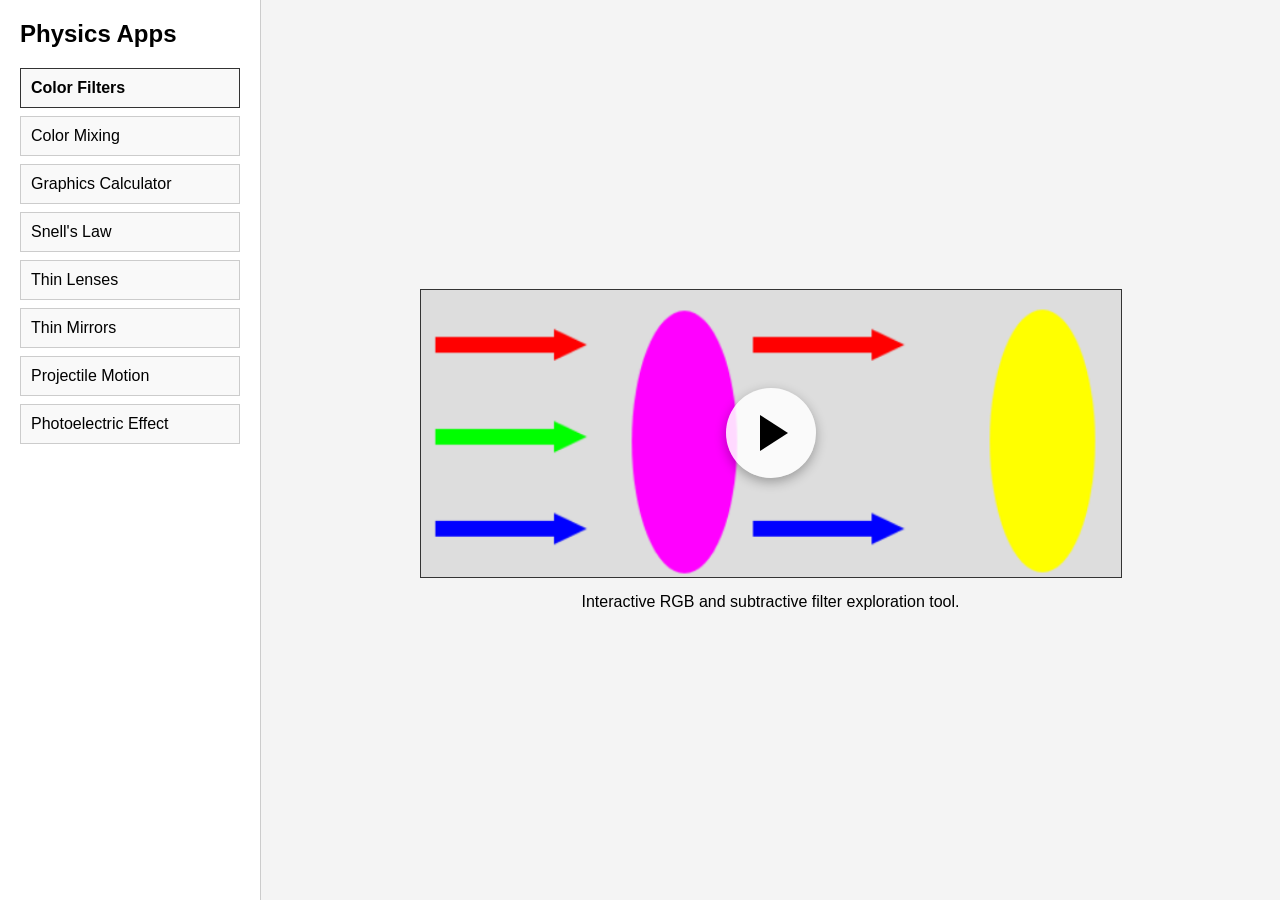
<file: index.html>
<!DOCTYPE html>
<html lang="en">
<head>
<meta charset="UTF-8">
<title>Physics Apps</title>
<link rel="stylesheet" href="style.css">
</head>
<body>

<div class="container">

  <!-- Sidebar -->
  <nav class="sidebar">
    <h2>Physics Apps</h2>
    <ul>

      <li class="menu-item active" data-app="color-filters">
        Color Filters
      </li>

      <li class="menu-item" data-app="color-mixing">
        Color Mixing
      </li>

      <li class="menu-item" data-app="graphics-calculator">
        Graphics Calculator
      </li>

      <li class="menu-item" data-app="snells-law">
        Snell's Law
      </li>
	  
	  <li class="menu-item" data-app="thin-lenses">
        Thin Lenses
      </li>

	  <li class="menu-item" data-app="thin-mirrors">
        Thin Mirrors
      </li>
	  <li class="menu-item" data-app="projectile-motion">
        Projectile Motion
      </li>
	  <li class="menu-item" data-app="photoelectric-effect">
        Photoelectric Effect
      </li>

    </ul>
  </nav>

  <!-- Main Content Area -->
  <main class="main-panel">

    <div class="content-wrapper">

      <div class="preview-container">

        <img id="preview-image"
             src="images/color-filters-preview.png"
             alt="Color Filters Preview">

        <a id="launch-link"
           href="apps/color-filters/index.html"
           target="_blank"
           class="play-overlay">

          <div class="play-button">
            <div class="triangle"></div>
          </div>

        </a>

      </div>

      <div class="app-description" id="app-description">
        Interactive RGB and subtractive filter exploration tool.
      </div>

    </div>

  </main>

</div>

<script src="script.js?v=3"></script>

</body>
</html>
</file>
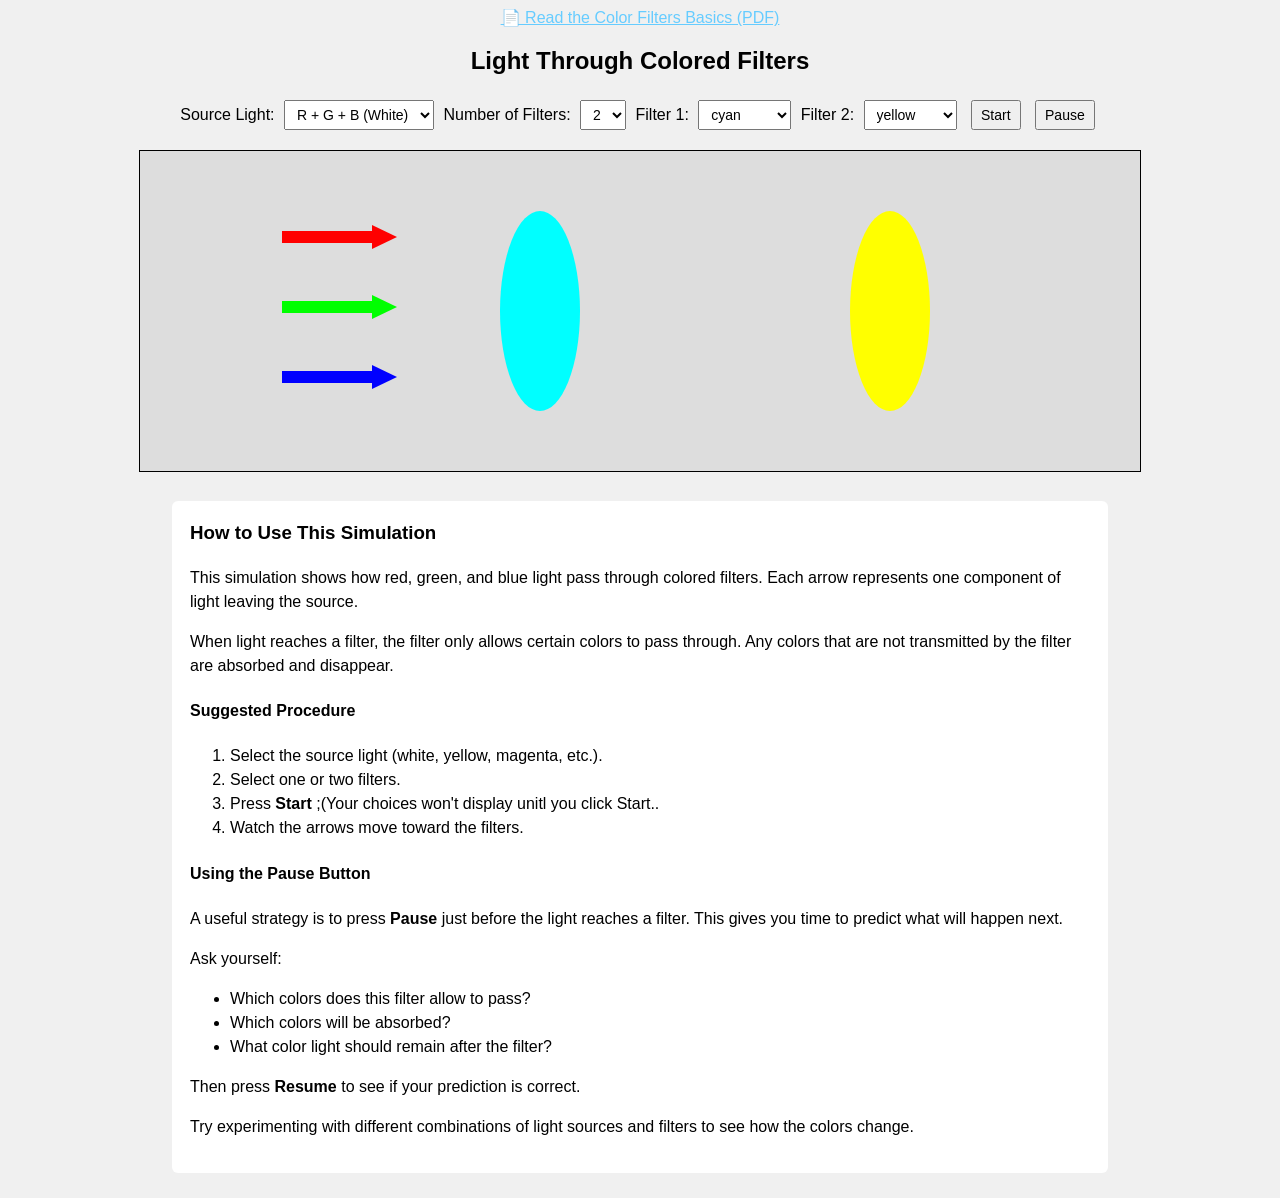
<file: apps/color-filters/index.html>
<!DOCTYPE html>
<html lang="en">
<head>
<meta charset="UTF-8">
<title>RGB Light Through Filters - Full Version</title>
<div style="margin-bottom:20px;">
  <a href="color-filters-basics.pdf" target="_blank" style="color:#6cf;">
    📄 Read the Color Filters Basics (PDF)
  </a>
</div>
<style>
body {
  font-family: sans-serif;
  background: #f0f0f0;
  text-align: center;
}

canvas {
  border: 1px solid black;
  background: #ddd;
  margin-top: 15px;
}

.controls {
  margin-top: 15px;
}

select, button {
  margin: 5px;
  padding: 5px 8px;
  font-size: 14px;
}
.instructions {
  width: 900px;
  margin: 25px auto;
  text-align: left;
  background: white;
  padding: 18px;
  border-radius: 6px;
  line-height: 1.5;
}

.instructions h3 {
  margin-top: 0;
}
</style>
</head>
<body>

<h2>Light Through Colored Filters</h2>

<div class="controls">

  <label>Source Light:</label>
  <select id="sourceSelect">
    <option value="rgb">R + G + B (White)</option>
    <option value="rg">R + G (Yellow)</option>
    <option value="rb">R + B (Magenta)</option>
    <option value="gb">G + B (Cyan)</option>
    <option value="r">Red Only</option>
    <option value="g">Green Only</option>
    <option value="b">Blue Only</option>
  </select>

  <label>Number of Filters:</label>
  <select id="filterCount">
    <option value="1">1</option>
    <option value="2" selected>2</option>
  </select>

  <label>Filter 1:</label>   
  <select id="filter1Color"></select>

  <label>Filter 2:</label>
  <select id="filter2Color"></select>

  <button id="startBtn">Start</button>
  <button id="pauseBtn">Pause</button>

</div>

<canvas id="canvas" width="1000" height="320"></canvas>

<div class="instructions">

<h3>How to Use This Simulation</h3>

<p>
This simulation shows how red, green, and blue light pass through colored filters.
Each arrow represents one component of light leaving the source.
</p>

<p>
When light reaches a filter, the filter only allows certain colors to pass through.
Any colors that are not transmitted by the filter are absorbed and disappear.
</p>

<h4>Suggested Procedure</h4>

<ol>
<li>Select the source light (white, yellow, magenta, etc.).</li>
<li>Select one or two filters.</li>
<li>Press <b>Start&nbsp</b>;(Your choices won't display unitl you click Start.</b>.</li>
<li>Watch the arrows move toward the filters.</li>
</ol>

<h4>Using the Pause Button</h4>

<p>
A useful strategy is to press <b>Pause</b> just before the light reaches a filter.
This gives you time to predict what will happen next.
</p>

<p>
Ask yourself:
</p>

<ul>
<li>Which colors does this filter allow to pass?</li>
<li>Which colors will be absorbed?</li>
<li>What color light should remain after the filter?</li>
</ul>

<p>
Then press <b>Resume</b> to see if your prediction is correct.
</p>

<p>
Try experimenting with different combinations of light sources and filters to see how the colors change.
</p>

</div>
<script>
// --------------------------------------------------
// FILTER PASS TABLE, a JavaScript object
// --------------------------------------------------
const filterPassTable = {
  red: ["r"],
  green: ["g"],
  blue: ["b"],
  yellow: ["r", "g"],
  magenta: ["r", "b"],
  cyan: ["g", "b"]
};

//Populate dropdowns: Lines 81 -89
const filterColors = Object.keys(filterPassTable); //filterColors: an array of key values from the filterPassTable object, 
                                                   //examples, "red" or "cyan" that are inserted into the HTML <select>
const f1Select = document.getElementById("filter1Color"); //Access html select element to be filled, which is filter1Color
const f2Select = document.getElementById("filter2Color"); //Access html select element to be filled, which is filter2Color
filterColors.forEach(color => {

  const selected1 = color === "cyan" ? "selected" : "";
  const selected2 = color === "yellow" ? "selected" : "";

  f1Select.innerHTML += `<option value="${color}" ${selected1}>${color}</option>`;
  f2Select.innerHTML += `<option value="${color}" ${selected2}>${color}</option>`;

});

// Default filter colors
f1Select.value = "cyan";
f2Select.value = "yellow";

//Next, insert actual colors into the dropdowns for each rgb name (e.g. cyan) in the array filterColors, i.e.grab the value's key
filterColors.forEach(color => {
  f1Select.innerHTML += `<option value="${color}">${color}</option>`;
  f2Select.innerHTML += `<option value="${color}">${color}</option>`;
});

// --------------------------------------------------
// Arrow Class, Instantiated in SetSection
// --------------------------------------------------
class Arrow {
  constructor(colorName, y) {
    this.colorName = colorName;
    this.y = y;
    this.x = 0;
    this.speed = 2;
    this.intensity = 1.0;
  }

  reset() {
    this.x = 0;
    this.intensity = 1.0;
  }

  update() {
    this.x += this.speed;
  }

  applyFilter(filter) {
    if (!filter.passes.includes(this.colorName)) {
      this.intensity = 0;
    }
  }

  getColorString() {
    const r = this.colorName === "r" ? 255 * this.intensity : 0;
    const g = this.colorName === "g" ? 255 * this.intensity : 0;
    const b = this.colorName === "b" ? 255 * this.intensity : 0;
    return `rgb(${r},${g},${b})`;
  }

  draw(ctx) {
  //Draw an arrow in two steps: First the rectangular part and then the triangular part.
    if (this.intensity <= 0) return;  //If an arrow has no color, don't draw it, and return.
	//Set the fill style for each part, rectangle and tip
    ctx.fillStyle = this.getColorString();

	//Draw and fill the rectangle.
    ctx.fillRect(this.x, this.y, 90, 12);
	//Draw and fill the tip
	ctx.beginPath();
    ctx.moveTo(this.x + 90, this.y - 6);
    ctx.lineTo(this.x + 115, this.y + 6);
    ctx.lineTo(this.x + 90, this.y + 18);
    ctx.closePath();
    ctx.fill();
  }
}

// --------------------------------------------------
// Filter Class  Instantiated in the Setup section
// --------------------------------------------------
class Filter {
  constructor(x, colorName) {
    this.x = x;
    this.colorName = colorName;
    this.passes = filterPassTable[colorName];
  }

  draw(ctx) {
    ctx.fillStyle = this.colorName;
    ctx.beginPath();
    ctx.ellipse(this.x, 160, 40, 100, 0, 0, Math.PI * 2);
    ctx.fill();
  }
}

// --------------------------------------------------
// Setup
// --------------------------------------------------
const canvas = document.getElementById("canvas");
const ctx = canvas.getContext("2d");

let arrows = [];
let filters = [];

let running = false;
let paused = false;

// An objet for Fixed vertical positions of the arrows for clarity (Used lines 190-192)
const yPositions = {
  r: 80,
  g: 150,
  b: 220
};

function setupFromControls() { //called when start button clicked

  arrows = [];
  filters = [];

  const sourceValue = document.getElementById("sourceSelect").value;
  const filterCount = parseInt(document.getElementById("filterCount").value);

  // Create the arrows with the color & y position of each arrow.  For y positions, refer back to lines 175 - 179
  if (sourceValue.includes("r")) arrows.push(new Arrow("r", yPositions.r));
  if (sourceValue.includes("g")) arrows.push(new Arrow("g", yPositions.g));
  if (sourceValue.includes("b")) arrows.push(new Arrow("b", yPositions.b));

  // Create filters
  const f1Color = f1Select.value; //f1Color set at line 88
  //Create the first filter an push it into the filters[] array.
  filters.push(new Filter(400, f1Color)); //400 is an x position

  if (filterCount === 2) {
    const f2Color = f2Select.value;  //f2Color set on line 89
	//Create the second filter an push it into the filters[] array.
    filters.push(new Filter(750, f2Color));  //750 is an x position
  }

  running = true;
  paused = false;
  document.getElementById("pauseBtn").textContent = "Pause";
}

// --------------------------------------------------
// Animation Loop
// --------------------------------------------------
function animate() {

  ctx.clearRect(0, 0, canvas.width, canvas.height);

  filters.forEach(filter => filter.draw(ctx));

  if (running && !paused) {
    arrows.forEach(arrow => {

      arrow.update();

      filters.forEach(filter => {
        if (arrow.x + 115 > filter.x) {
          arrow.applyFilter(filter);
        }
      });

      arrow.draw(ctx);
    });
  } else {
    arrows.forEach(arrow => arrow.draw(ctx));
  }

  requestAnimationFrame(animate);
}

animate();
setupFromControls();

// --------------------------------------------------
// Buttons
// --------------------------------------------------
document.getElementById("startBtn").addEventListener("click", function () {
  setupFromControls();
});

document.getElementById("pauseBtn").addEventListener("click", function () {

  if (!running) return;

  paused = !paused;

  this.textContent = paused ? "Resume" : "Pause";
});
</script>

</body>
</html>
</file>
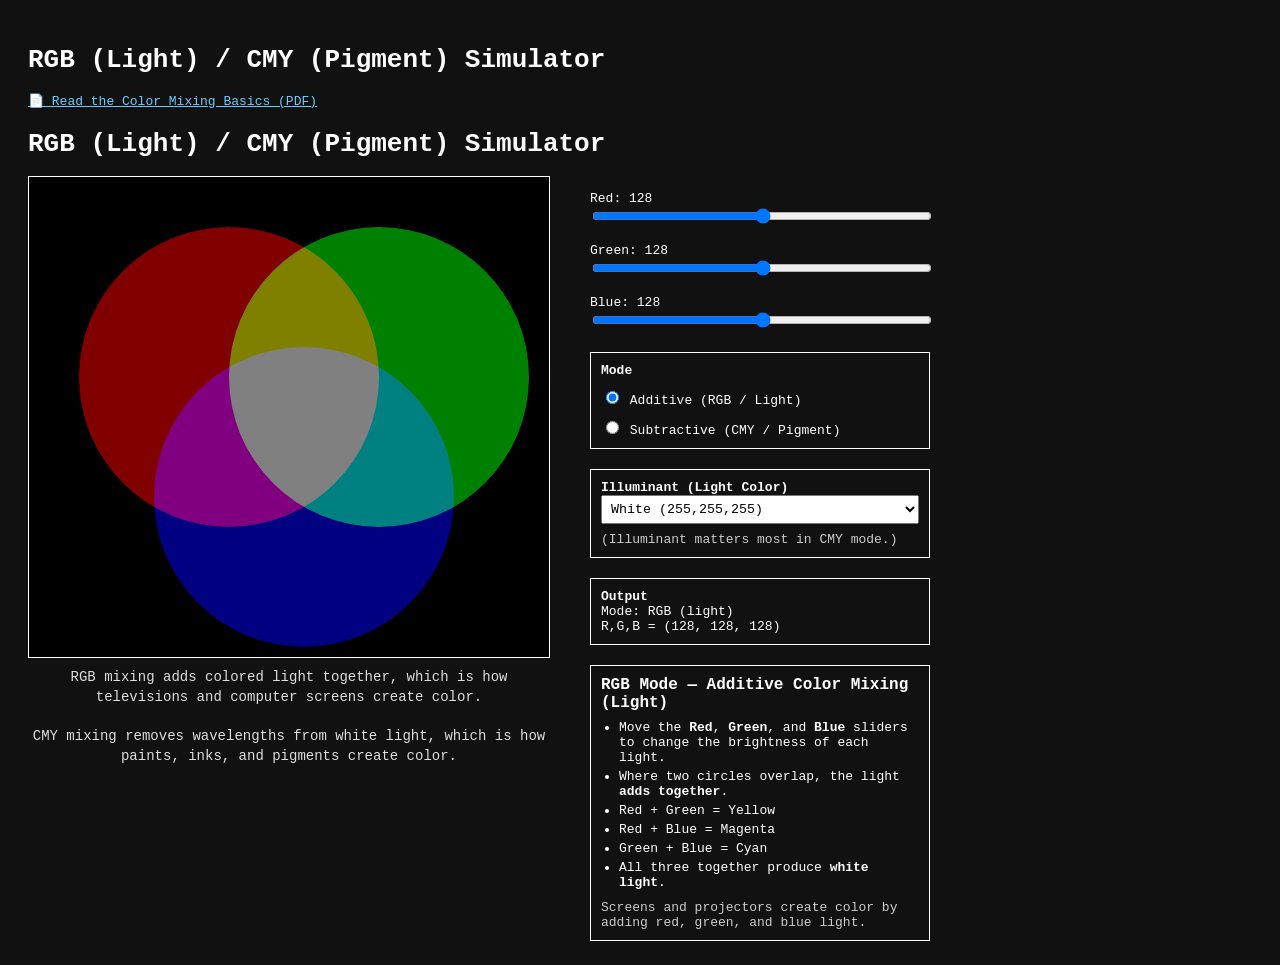
<file: apps/color-mixing/index.html>
<!DOCTYPE html>
<html lang="en">
<head>
<meta charset="UTF-8">
<title>RGB / CMY Venn Diagram with Colored Light</title>
<h1>RGB (Light) / CMY (Pigment) Simulator</h1>
<div style="margin-bottom:20px;">
  <a href="color-mixing-basics.pdf" target="_blank" style="color:#6cf;">
    📄 Read the Color Mixing Basics (PDF)
  </a>
</div>
<style>
  body {
    font-family: monospace;
    background: #111;
    color: white;
    padding: 20px;
  }

  .container {
    display: flex;
    gap: 40px;
    align-items: flex-start;
  }

  canvas {
    border: 1px solid white;
    display: block;
  }

  .controls {
    width: 340px;
  }

  label {
    display: block;
    margin-top: 15px;
  }

  input[type="range"] {
    width: 100%;
  }

  select {
    width: 100%;
    padding: 5px;
    font-family: monospace;
  }

  .box {
    margin-top: 20px;
    padding: 10px;
    border: 1px solid white;
  }

  /* Canvas + explanation stacked vertically */
  .diagram-area{
    display:flex;
    flex-direction:column;
    align-items:center;
  }

  .diagram-explanation{
    margin-top:10px;
    width:520px;
    text-align:center;
    font-size:14px;
    line-height:1.4;
    color:#ddd;
  }

  /* Instructions */
  #instructions h3{
    margin: 0 0 8px 0;
    font-size: 16px;
  }
  #instructions ul{
    margin: 8px 0 0 18px;
    padding: 0;
  }
  #instructions li{
    margin: 4px 0;
  }
</style>
</head>

<body>

<h1>RGB (Light) / CMY (Pigment) Simulator</h1>

<div class="container">

  <div class="diagram-area">
    <canvas id="canvas" width="520" height="480"></canvas>

    <div class="diagram-explanation">
      RGB mixing adds colored light together, which is how televisions and computer screens create color.<br><br>
      CMY mixing removes wavelengths from white light, which is how paints, inks, and pigments create color.
    </div>
  </div>

  <div class="controls">

    <!-- NOTE: labels have IDs so JS can change them -->
    <label id="label1">Red: <span id="val1"></span></label>
    <input type="range" id="slider1" min="0" max="255" value="128">

    <label id="label2">Green: <span id="val2"></span></label>
    <input type="range" id="slider2" min="0" max="255" value="128">

    <label id="label3">Blue: <span id="val3"></span></label>
    <input type="range" id="slider3" min="0" max="255" value="128">

    <div class="box">
      <strong>Mode</strong>
      <label style="margin-top:10px;">
        <input type="radio" name="mode" value="rgb" checked>
        Additive (RGB / Light)
      </label>
      <label style="margin-top:10px;">
        <input type="radio" name="mode" value="cmy">
        Subtractive (CMY / Pigment)
      </label>
    </div>

    <div class="box">
      <strong>Illuminant (Light Color)</strong>
      <select id="lightSelect">
         <option value="white">White (255,255,255)</option>
         <option value="yellow">Yellow (255,255,0)</option>
         <option value="red">Red (255,0,0)</option>
         <option value="green">Green (0,255,0)</option>
         <option value="blue">Blue (0,0,255)</option>
         <option value="cyan">Cyan (0,255,255)</option>
       <option value="magenta">Magenta (255,0,255)</option>
</select>
      <div style="margin-top:8px; color:#ccc; font-size:13px;">
        (Illuminant matters most in CMY mode.)
      </div>
    </div>

    <div class="box">
      <strong>Output</strong><br>
      <span id="outputText"></span>
    </div>

    <div class="box" id="instructions"></div>

  </div>

</div>

<script>
//-------------------------------------------------------------
// STATE
//-------------------------------------------------------------
const state = {
  mode: "rgb",   // "rgb" or "cmy"
  a: 128,        // slider1 value
  b: 128,        // slider2 value
  c: 128,        // slider3 value
  light: "white" // illuminant
};


//-------------------------------------------------------------
// ELEMENTS
//-------------------------------------------------------------
const canvas = document.getElementById("canvas");
const ctx = canvas.getContext("2d");

const slider1 = document.getElementById("slider1");
const slider2 = document.getElementById("slider2");
const slider3 = document.getElementById("slider3");

const val1 = document.getElementById("val1");
const val2 = document.getElementById("val2");
const val3 = document.getElementById("val3");

const label1 = document.getElementById("label1");
const label2 = document.getElementById("label2");
const label3 = document.getElementById("label3");

const lightSelect = document.getElementById("lightSelect");
const outputText = document.getElementById("outputText");
const instructionsBox = document.getElementById("instructions");


//-------------------------------------------------------------
// INSTRUCTIONS (mode-specific)
//-------------------------------------------------------------
const instructionText = {
  rgb: `
    <h3>RGB Mode — Additive Color Mixing (Light)</h3>
    <ul>
      <li>Move the <b>Red</b>, <b>Green</b>, and <b>Blue</b> sliders to change the brightness of each light.</li>
      <li>Where two circles overlap, the light <b>adds together</b>.</li>
      <li>Red + Green = Yellow</li>
      <li>Red + Blue = Magenta</li>
      <li>Green + Blue = Cyan</li>
      <li>All three together produce <b>white light</b>.</li>
    </ul>
    <div style="margin-top:10px; color:#ccc; font-size:13px;">
      Screens and projectors create color by adding red, green, and blue light.
    </div>
  `,
  cmy: `
    <h3>CMY Mode — Subtractive Color Mixing (Pigments)</h3>
    <ul>
      <li>The circles represent colored <b>pigments/inks</b>.</li>
      <li>The sliders control how strongly each pigment removes light.</li>
      <li><b>Cyan</b> removes red light.</li>
      <li><b>Magenta</b> removes green light.</li>
      <li><b>Yellow</b> removes blue light.</li>
      <li>Where pigments overlap, more wavelengths are removed, so the result gets <b>darker</b>.</li>
      <li>The <b>illuminant</b> is the light shining on the pigments.</li>
    </ul>
    <div style="margin-top:10px; color:#ccc; font-size:13px;">
      Printing and paint create color by removing wavelengths from the incoming light.
    </div>
  `
};


//-------------------------------------------------------------
// HELPERS
//-------------------------------------------------------------
function clamp255(n){
  n = Number(n);
  if (Number.isNaN(n)) return 0;
  if (n < 0) return 0;
  if (n > 255) return 255;
  return n;
}

function getLightRGB(name) {

  if (name === "white")   return { r:255, g:255, b:255 };
  if (name === "yellow")  return { r:255, g:255, b:0   };
  if (name === "red")     return { r:255, g:0,   b:0   };
  if (name === "green")   return { r:0,   g:255, b:0   };
  if (name === "blue")    return { r:0,   g:0,   b:255 };
  if (name === "cyan")    return { r:0,   g:255, b:255 };
  if (name === "magenta") return { r:255, g:0,   b:255 };

  return { r:255, g:255, b:255 };

}

function rgbString(rgb){
  return `(${rgb.r},${rgb.g},${rgb.b})`;
}


//-------------------------------------------------------------
// UI UPDATERS
//-------------------------------------------------------------
function updateSliderNumbers() {
  val1.textContent = state.a;
  val2.textContent = state.b;
  val3.textContent = state.c;
}

function updateSliderLabels() {
  // IMPORTANT: label text is the first text node in the label
  // We want to change only "Red:" part, not the value span.
  const t1 = label1.childNodes[0];
  const t2 = label2.childNodes[0];
  const t3 = label3.childNodes[0];

  if (state.mode === "rgb") {
    if (t1) t1.textContent = "Red: ";
    if (t2) t2.textContent = "Green: ";
    if (t3) t3.textContent = "Blue: ";
  } else {
    if (t1) t1.textContent = "Cyan: ";
    if (t2) t2.textContent = "Magenta: ";
    if (t3) t3.textContent = "Yellow: ";
  }
}

function updateInstructions() {
  if (!instructionsBox) return;
  instructionsBox.innerHTML = instructionText[state.mode];
}

function updateOutputText() {
  const L = getLightRGB(state.light);

  if (state.mode === "rgb") {
    outputText.innerHTML =
      `Mode: RGB (light)<br>` +
      `R,G,B = (${state.a}, ${state.b}, ${state.c})`;
  } else {
    // In CMY we describe pigment strengths as C/M/Y
    outputText.innerHTML =
      `Mode: CMY (pigment)<br>` +
      `C,M,Y = (${state.a}, ${state.b}, ${state.c})<br>` +
      `Illuminant: ${state.light} ${rgbString(L)}`;
  }
}


//-------------------------------------------------------------
// DRAWING
//-------------------------------------------------------------
function drawCircle(x, y, r, color) {
  ctx.beginPath();
  ctx.arc(x, y, r, 0, Math.PI * 2);
  ctx.fillStyle = color;
  ctx.fill();
}

function drawRGB() {
  // Black background looks good for lights
  ctx.fillStyle = "rgb(0,0,0)";
  ctx.fillRect(0, 0, canvas.width, canvas.height);

  // "lighter" adds color channels like light
  ctx.globalCompositeOperation = "lighter";

  drawCircle(200, 200, 150, `rgb(${state.a},0,0)`);
  drawCircle(350, 200, 150, `rgb(0,${state.b},0)`);
  drawCircle(275, 320, 150, `rgb(0,0,${state.c})`);

  ctx.globalCompositeOperation = "source-over";
}

function drawCMY() {
  // Fill entire canvas with illuminant (this is what you asked for)
  const L = getLightRGB(state.light);
  ctx.fillStyle = `rgb(${L.r},${L.g},${L.b})`;
  ctx.fillRect(0, 0, canvas.width, canvas.height);

  // Multiply behaves like layering pigments
  ctx.globalCompositeOperation = "multiply";

  // Convert slider "pigment strength" to an RGB overlay
  // Bigger slider value = stronger pigment = less of the complementary channel
  const cStrength = 255 - state.a; // Cyan removes red
  const mStrength = 255 - state.b; // Magenta removes green
  const yStrength = 255 - state.c; // Yellow removes blue

  // These colors represent the pigment layers (simplified model)
  drawCircle(200, 200, 150, `rgb(${cStrength},255,255)`);
  drawCircle(350, 200, 150, `rgb(255,${mStrength},255)`);
  drawCircle(275, 320, 150, `rgb(255,255,${yStrength})`);

  ctx.globalCompositeOperation = "source-over";
}

function draw() {
  ctx.clearRect(0, 0, canvas.width, canvas.height);

  if (state.mode === "rgb") drawRGB();
  else drawCMY();
}


//-------------------------------------------------------------
// EVENT HANDLERS
//-------------------------------------------------------------
function handleSliderChange() {
  state.a = clamp255(slider1.value);
  state.b = clamp255(slider2.value);
  state.c = clamp255(slider3.value);

  updateSliderNumbers();
  updateOutputText();
  draw();
}

function handleModeChange(newMode) {
  state.mode = newMode;

  updateSliderLabels();
  updateInstructions();
  updateOutputText();
  draw();
}

function handleLightChange() {
  state.light = lightSelect.value;

  updateOutputText();
  draw();
}


//-------------------------------------------------------------
// WIRE UP EVENTS
//-------------------------------------------------------------
slider1.addEventListener("input", handleSliderChange);
slider2.addEventListener("input", handleSliderChange);
slider3.addEventListener("input", handleSliderChange);

document.querySelectorAll("input[name='mode']").forEach(radio => {
  radio.addEventListener("change", (e) => {
    handleModeChange(e.target.value);
  });
});

lightSelect.addEventListener("change", handleLightChange);


//-------------------------------------------------------------
// INITIALIZE
//-------------------------------------------------------------
function initializeApp() {
  // Initialize state from actual UI controls
  state.a = clamp255(slider1.value);
  state.b = clamp255(slider2.value);
  state.c = clamp255(slider3.value);
  state.light = lightSelect.value;

  updateSliderNumbers();
  updateSliderLabels();
  updateInstructions();
  updateOutputText();
  draw();
}

initializeApp();
</script>

</body>
</html>
</file>
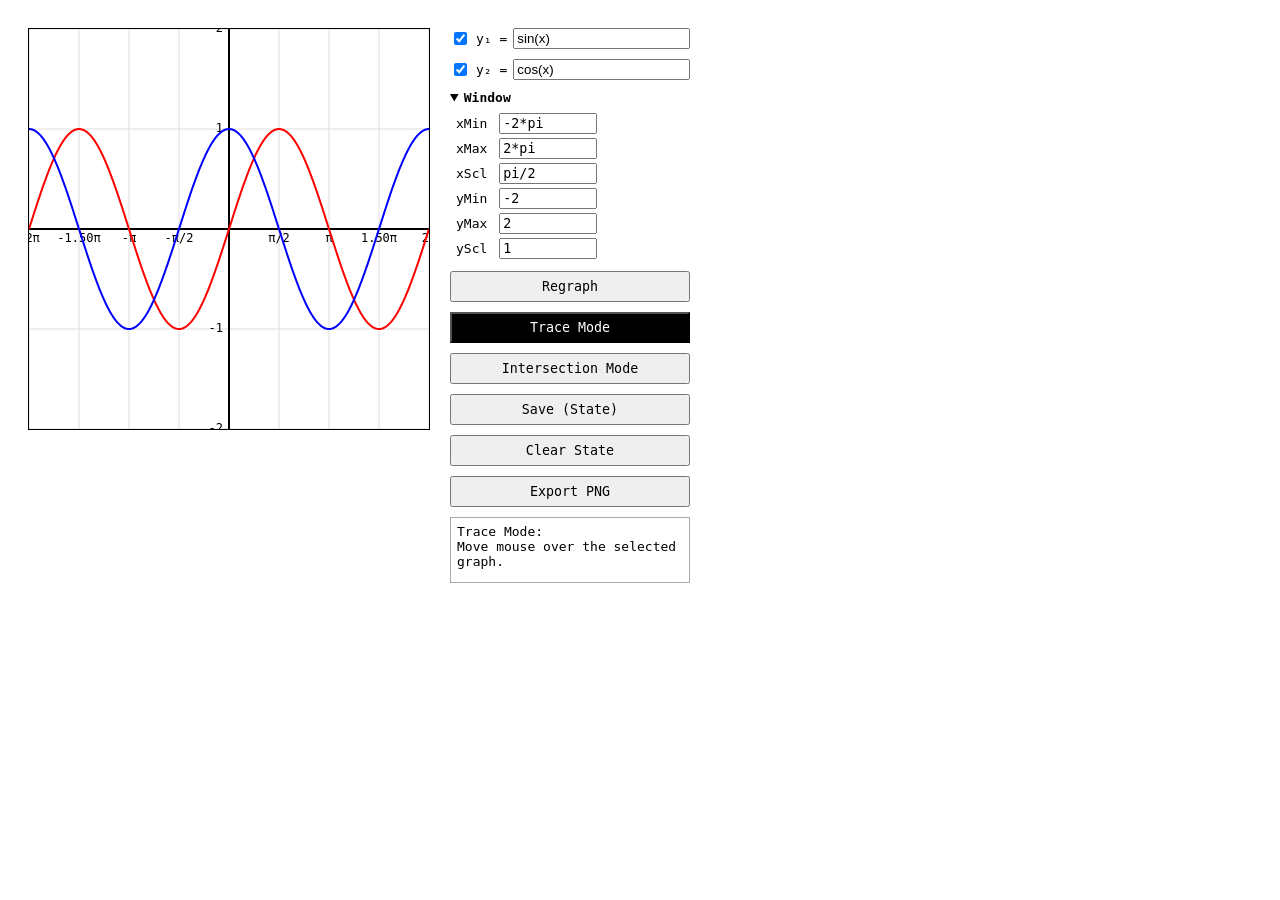
<file: apps/graphics-calculator/index.html>
<!DOCTYPE html>
<html lang="en">
<head>
<meta charset="UTF-8">
<title>Graphing Calculator v5 (v4 + TI-84 Intersection)</title>

<style>
  body {
    font-family: monospace;
    padding: 20px;
  }

  .container {
    display: flex;
    gap: 20px;
    align-items: flex-start;
  }

  canvas {
    border: 1px solid black;
  }

  .controls {
    width: 240px;
  }

  .equation-box {
    display: flex;
    align-items: center;
    gap: 6px;
    margin-bottom: 10px;
  }

  .equation-label {
    white-space: nowrap;
    width: 40px;
  }

  .equation-box input[type="text"] {
    flex: 1;
    font-family: monospace;
  }

  summary {
    cursor: pointer;
    user-select: none;
    font-weight: bold;
  }

  .window-table {
    border-collapse: collapse;
    margin-top: 6px;
  }

  .window-table td {
    padding: 2px 6px;
  }

  .window-table input {
    width: 90px;
    font-family: monospace;
  }

  button {
    margin-top: 10px;
    width: 100%;
    font-family: monospace;
    padding: 6px;
  }

  .modeButton.active {
    background: black;
    color: white;
  }

  .status {
    margin-top: 10px;
    padding: 6px;
    border: 1px solid #aaa;
    min-height: 52px;
    white-space: pre-line;
  }
</style>
</head>

<body>

<div class="container">

  <canvas id="graph" width="400" height="400" tabindex="0"></canvas>

  <div class="controls">

    <!-- Equations -->
    <div class="equation-box">
      <input type="checkbox" id="chk1" checked>
      <span class="equation-label">y₁ =</span>
      <input id="equation1" value="sin(x)">
    </div>

    <div class="equation-box">
      <input type="checkbox" id="chk2" checked>
      <span class="equation-label">y₂ =</span>
      <input id="equation2" value="cos(x)">
    </div>

    <!-- Window -->
    <details open>
      <summary>Window</summary>
      <table class="window-table">
        <tr><td>xMin</td><td><input id="xMin" value="-2*pi"></td></tr>
        <tr><td>xMax</td><td><input id="xMax" value="2*pi"></td></tr>
        <tr><td>xScl</td><td><input id="xScl" value="pi/2"></td></tr>

        <tr><td>yMin</td><td><input id="yMin" value="-2"></td></tr>
        <tr><td>yMax</td><td><input id="yMax" value="2"></td></tr>
        <tr><td>yScl</td><td><input id="yScl" value="1"></td></tr>
      </table>
    </details>

    <button onclick="regraph()">Regraph</button>

    <button id="traceBtn" class="modeButton active" onclick="setMode('trace')">Trace Mode</button>
    <button id="intersectBtn" class="modeButton" onclick="setMode('intersect')">Intersection Mode</button>

    <button onclick="saveState()">Save (State)</button>
    <button onclick="clearState()">Clear State</button>

    <button onclick="exportPNG()">Export PNG</button>

    <div id="status" class="status"></div>

  </div>
</div>

<script>
/* =====================================================
   Setup (v4 foundation)
===================================================== */
const canvas = document.getElementById("graph");
const ctx = canvas.getContext("2d", { willReadFrequently: true });

canvas.addEventListener("click", () => {
  canvas.focus();
});

// remembers last mouse position on canvas
let lastTracePx = null;   


let currentWindow = null;
let graphImage = null;

// Trace uses ONE selected function (like v4), chosen by checkboxes
let currentFunction = null;

// Two functions for graphing/intersection
let f1 = null;
let f2 = null;

/* =====================================================
   DOM references
===================================================== */
const xMinEl = document.getElementById("xMin");
const xMaxEl = document.getElementById("xMax");
const yMinEl = document.getElementById("yMin");
const yMaxEl = document.getElementById("yMax");
const xSclEl = document.getElementById("xScl");
const ySclEl = document.getElementById("yScl");

const chk1El = document.getElementById("chk1");
const chk2El = document.getElementById("chk2");

const eq1El = document.getElementById("equation1");
const eq2El = document.getElementById("equation2");

const statusEl = document.getElementById("status");

chk1El.addEventListener("change", regraph);
chk2El.addEventListener("change", regraph);


/* =====================================================
   Mode + TI-84 Intersection State (ADD-ON BLOCK)
===================================================== */
let mode = "trace";

// TI-84 stages: 0 off, 1 pick left, 2 pick right, 3 solve
let intersectStage = 0;
let markerX = null;
let xLeft = null;
let xRight = null;
let traceIndex = 1; // 1 = y1, 2 = y2


function updateTraceFunction() {

  // If tracing y1 but y1 is OFF, switch to y2
  if (traceIndex === 1 && (!chk1El.checked || !f1)) {
    traceIndex = 2;
  }

  // If tracing y2 but y2 is OFF, switch to y1
  if (traceIndex === 2 && (!chk2El.checked || !f2)) {
    traceIndex = 1;
  }

  // Assign currentFunction based on traceIndex
  if (traceIndex === 1 && chk1El.checked && f1) {
    currentFunction = f1;
    return;
  }

  if (traceIndex === 2 && chk2El.checked && f2) {
    currentFunction = f2;
    return;
  }

  // If neither is available, trace nothing
  currentFunction = null;
}



function setStatus(msg) {
  statusEl.textContent = msg;
}

function setMode(newMode) {

  if (mode === newMode) return;

  mode = newMode;

  document.getElementById("traceBtn").classList.remove("active");
  document.getElementById("intersectBtn").classList.remove("active");

  /* ===============================
     TRACE MODE
  =============================== */
  if (mode === "trace") {

    document.getElementById("traceBtn").classList.add("active");

    // Ensure graph + functions are ready
    regraph();

    // Select correct trace function
    updateTraceFunction();

    setStatus("Trace Mode:\nClick the graph, then press ↑ ↓ to switch curves.");
    return;
  }

  /* ===============================
     INTERSECTION MODE
  =============================== */
  if (mode === "intersect") {

    document.getElementById("intersectBtn").classList.add("active");

    // Must have a graph snapshot first
    if (!currentWindow || !graphImage) {
      setStatus("Intersection Mode:\nClick Regraph first.");
      return;
    }

    // Start boundary selection
    intersectStage = 1;
    markerX = (currentWindow.xMin + currentWindow.xMax) / 2;

    setStatus(
      "Intersection Mode (TI-84 style)\n" +
      "Step 1: Move marker LEFT of intersection (← →)\n" +
      "Press ENTER to set Left Boundary."
    );

    drawMarker(markerX, "red");
    return;
  }
}


/* =====================================================
   Calculator-style preprocessing (v4)
===================================================== */
function preprocess(expr) {
  return expr
    .replace(/\^/g, "**")
    .replace(/\bln\b/g, "Math.log")
    .replace(/\blog\b/g, "Math.log10")
    .replace(/\bsin\b/g, "Math.sin")
    .replace(/\bcos\b/g, "Math.cos")
    .replace(/\btan\b/g, "Math.tan")
    .replace(/\bsqrt\b/g, "Math.sqrt")
    .replace(/\bexp\b/g, "Math.exp")
    .replace(/\bpi\b/g, "Math.PI")
    .replace(/\be\b/g, "Math.E");
}

/* =====================================================
   Parse window inputs (v4 stable!)
===================================================== */
function parseInput(str) {
  const cleaned = String(str)
    .toLowerCase()
    .replace(/\s+/g, "")
    .replace(/pi/g, "Math.PI");

  return Function("return (" + cleaned + ")")();
}

/* =====================================================
   Format π axis labels (v4)
===================================================== */
function formatPiLabel(x) {
  const frac = x / Math.PI;

  if (Math.abs(frac) < 1e-10) return "0";
  if (Math.abs(frac - 1) < 1e-10) return "π";
  if (Math.abs(frac + 1) < 1e-10) return "-π";

  if (Math.abs(frac - 0.5) < 1e-10) return "π/2";
  if (Math.abs(frac + 0.5) < 1e-10) return "-π/2";

  if (Math.abs(frac - 2) < 1e-10) return "2π";
  if (Math.abs(frac + 2) < 1e-10) return "-2π";

  return frac.toFixed(2) + "π";
}

/* =====================================================
   Controller (v4 + small extension)
===================================================== */
function regraph() {
  // Read window values (v4)
  const xMin = parseInput(xMinEl.value);
  const xMax = parseInput(xMaxEl.value);
  const yMin = parseInput(yMinEl.value);
  const yMax = parseInput(yMaxEl.value);
  const xScl = parseInput(xSclEl.value);
  const yScl = parseInput(ySclEl.value);

  ctx.setTransform(1,0,0,1,0,0);
  ctx.clearRect(0,0,canvas.width,canvas.height);

  const scaleX = canvas.width / (xMax - xMin);
  const scaleY = canvas.height / (yMax - yMin);

  currentWindow = { xMin, xMax, yMin, yMax, scaleX, scaleY };

  // Background
  drawGridPixel(xMin, xMax, yMin, yMax, xScl, yScl, scaleX, scaleY);
  drawAxesPixel(xMin, xMax, yMin, yMax, scaleX, scaleY);
  drawAxisLabelsPixel(xMin, xMax, yMin, yMax, xScl, yScl, scaleX, scaleY);

  // Compile functions fresh each time
  f1 = compileFunction(eq1El.value);
  f2 = compileFunction(eq2El.value);

  // ✅ Choose trace target using traceIndex system
  updateTraceFunction();

  // Draw only enabled graphs
  if (f1 && chk1El.checked) drawFunctionCompiled(f1, "red");
  if (f2 && chk2El.checked) drawFunctionCompiled(f2, "blue");


  
  // Snapshot
  graphImage = ctx.getImageData(0, 0, canvas.width, canvas.height);

  // Status
  if (mode === "intersect") {
    // restart marker selection after a redraw
    intersectStage = 1;
    markerX = (currentWindow.xMin + currentWindow.xMax) / 2;
    setStatus(
      "Intersection Mode (TI-84 style)\n" +
      "Step 1: Move marker LEFT of the intersection (← →)\n" +
      "Press ENTER to set Left Boundary."
    );
    drawMarker(markerX, "red");
  } else {
    setStatus("Trace Mode:\nMove mouse over the selected graph.");
  }
}

function compileFunction(expr) {
  try {
    return new Function("x", "return " + preprocess(expr));
  } catch {
    return null;
  }
}

/* =====================================================
   Grid (v4)
===================================================== */
function drawGridPixel(xMin, xMax, yMin, yMax, xScl, yScl, scaleX, scaleY) {
  ctx.strokeStyle = "#ddd";
  ctx.lineWidth = 1;
  ctx.beginPath();

  for (let x = Math.ceil(xMin/xScl)*xScl; x <= xMax; x += xScl) {
    if (Math.abs(x) < 1e-10) continue;
    const px = (x - xMin) * scaleX;
    ctx.moveTo(px, 0);
    ctx.lineTo(px, canvas.height);
  }

  for (let y = Math.ceil(yMin/yScl)*yScl; y <= yMax; y += yScl) {
    if (Math.abs(y) < 1e-10) continue;
    const py = (yMax - y) * scaleY;
    ctx.moveTo(0, py);
    ctx.lineTo(canvas.width, py);
  }

  ctx.stroke();
}

/* =====================================================
   Axes (v4)
===================================================== */
function drawAxesPixel(xMin, xMax, yMin, yMax, scaleX, scaleY) {
  ctx.fillStyle = "#000";

  if (xMin <= 0 && xMax >= 0) {
    const x0 = (0 - xMin) * scaleX;
    ctx.fillRect(x0 - 1, 0, 2, canvas.height);
  }

  if (yMin <= 0 && yMax >= 0) {
    const y0 = (yMax - 0) * scaleY;
    ctx.fillRect(0, y0 - 1, canvas.width, 2);
  }
}

/* =====================================================
   Axis Labels (v4, but checks y1/y2 for trig)
===================================================== */
function drawAxisLabelsPixel(xMin, xMax, yMin, yMax, xScl, yScl, scaleX, scaleY) {
  ctx.fillStyle = "#000";
  ctx.font = "12px monospace";

  const isTrig =
    eq1El.value.includes("sin") || eq1El.value.includes("cos") || eq1El.value.includes("tan") ||
    eq2El.value.includes("sin") || eq2El.value.includes("cos") || eq2El.value.includes("tan");

  // X-axis labels
  if (yMin <= 0 && yMax >= 0) {
    const y0 = (yMax - 0) * scaleY;

    let lastLabelPx = -Infinity;
    const MIN_SPACING = 40;

    for (let x = Math.ceil(xMin/xScl)*xScl; x <= xMax; x += xScl) {
      if (Math.abs(x) < 1e-10) continue;

      const px = (x - xMin) * scaleX;
      if (px - lastLabelPx < MIN_SPACING) continue;

      const label = isTrig ? formatPiLabel(x) : x.toFixed(2);

      ctx.textAlign = "center";
      ctx.textBaseline = "top";
      ctx.fillText(label, px, y0 + 4);

      lastLabelPx = px;
    }
  }

  // Y-axis labels
  if (xMin <= 0 && xMax >= 0) {
    const x0 = (0 - xMin) * scaleX;

    let lastLabelPy = Infinity;
    const MIN_SPACING = 24;

    for (let y = Math.ceil(yMin/yScl)*yScl; y <= yMax; y += yScl) {
      if (Math.abs(y) < 1e-10) continue;

      const py = (yMax - y) * scaleY;
      if (lastLabelPy - py < MIN_SPACING) continue;

      ctx.textAlign = "right";
      ctx.textBaseline = "middle";
      ctx.fillText(y.toString(), x0 - 6, py);

      lastLabelPy = py;
    }
  }
}

/* =====================================================
   Function Plotting (v4 logic preserved)
===================================================== */
function drawFunctionCompiled(f, color) {
  const { xMin, xMax, yMax, scaleX, scaleY } = currentWindow;

  ctx.setTransform(1,0,0,1,0,0);
  ctx.strokeStyle = color;
  ctx.lineWidth = 2;

  const step = (xMax - xMin) / canvas.width;
  let drawing = false;

  ctx.beginPath();

  for (let x = xMin; x <= xMax; x += step) {
    let y;
    try { y = f(x); }
    catch { drawing = false; continue; }

    const px = (x - xMin) * scaleX;
    const py = (yMax - y) * scaleY;

    if (!isFinite(y)) {
      drawing = false;
      continue;
    }

    if (!drawing) {
      ctx.moveTo(px, py);
      drawing = true;
    } else {
      ctx.lineTo(px, py);
    }
  }

  ctx.stroke();
}

/* =====================================================
   Save/Load State (equations + window)
===================================================== */
function saveState() {
  const state = {
    equation1: eq1El.value,
    equation2: eq2El.value,
    chk1: chk1El.checked,
    chk2: chk2El.checked,
    xMin: xMinEl.value,
    xMax: xMaxEl.value,
    xScl: xSclEl.value,
    yMin: yMinEl.value,
    yMax: yMaxEl.value,
    yScl: ySclEl.value
  };

  localStorage.setItem("savedGraph", JSON.stringify(state));
  setStatus("Saved calculator state to localStorage.");
}

function loadSavedGraph() {
  const saved = localStorage.getItem("savedGraph");
  if (!saved) return;

  const state = JSON.parse(saved);

  if (state.equation1 !== undefined) eq1El.value = state.equation1;
  if (state.equation2 !== undefined) eq2El.value = state.equation2;

  if (state.chk1 !== undefined) chk1El.checked = state.chk1;
  if (state.chk2 !== undefined) chk2El.checked = state.chk2;

  if (state.xMin !== undefined) xMinEl.value = state.xMin;
  if (state.xMax !== undefined) xMaxEl.value = state.xMax;
  if (state.xScl !== undefined) xSclEl.value = state.xScl;
  if (state.yMin !== undefined) yMinEl.value = state.yMin;
  if (state.yMax !== undefined) yMaxEl.value = state.yMax;
  if (state.yScl !== undefined) ySclEl.value = state.yScl;
}

function clearState() {
  localStorage.removeItem("savedGraph");

  // Reset to simple defaults (you can change these later)
  chk1El.checked = true;
  chk2El.checked = true;

  eq1El.value = "sin(x)";
  eq2El.value = "cos(x)";

  xMinEl.value = "-2*pi";
  xMaxEl.value = "2*pi";
  xSclEl.value = "pi/2";
  yMinEl.value = "-2";
  yMaxEl.value = "2";
  ySclEl.value = "1";

  setStatus("Cleared saved state.\nRestored defaults.");
  regraph();
}

/* =====================================================
   Export PNG (separate meaning)
===================================================== */
function exportPNG() {
  const link = document.createElement("a");
  link.download = "graph.png";
  link.href = canvas.toDataURL("image/png");
  link.click();
}

/* =====================================================
  small helper that redraws the trace dot
===================================================== */
function redrawTraceAt(px) {

  if (!currentFunction || !currentWindow || !graphImage) return;

  // Convert pixel → math x
  const x = currentWindow.xMin + px / currentWindow.scaleX;

  // Evaluate selected function
  let y;
  try {
    y = currentFunction(x);
  } catch {
    return;
  }

  if (!isFinite(y)) return;

  // Convert math y → pixel y
  const py = (currentWindow.yMax - y) * currentWindow.scaleY;

  if (py < 0 || py > canvas.height) return;

  // Restore clean graph
  ctx.putImageData(graphImage, 0, 0);

  // Draw dot
  ctx.fillStyle = "blue";
  ctx.beginPath();
  ctx.arc(px, py, 5, 0, 2 * Math.PI);
  ctx.fill();

  // Draw coordinate label
  const label = `x=${x.toFixed(2)}, y=${y.toFixed(2)}`;

  ctx.font = "12px monospace";
  ctx.textAlign = "right";
  ctx.textBaseline = "bottom";

  ctx.fillStyle = "black";
  ctx.fillText(label, canvas.width - 10, canvas.height - 10);
}


/* =====================================================
   TRACE FEATURE (v4 preserved)
===================================================== */
canvas.addEventListener("mousemove", (event) => {
  if (mode !== "trace") return;
  if (!currentFunction || !currentWindow || !graphImage) return;

  const rect = canvas.getBoundingClientRect();
  const px = event.clientX - rect.left;
  lastTracePx = px;

  const x = currentWindow.xMin + px / currentWindow.scaleX;

  let y;
  try { y = currentFunction(x); }
  catch { return; }

  if (!isFinite(y)) return;

  const py = (currentWindow.yMax - y) * currentWindow.scaleY;
  if (py < 0 || py > canvas.height) return;

  ctx.putImageData(graphImage, 0, 0);

  // Dot
  ctx.fillStyle = "blue";
  ctx.beginPath();
  ctx.arc(px, py, 5, 0, 2 * Math.PI);
  ctx.fill();

  // Label
  const label = `x=${x.toFixed(2)}, y=${y.toFixed(2)}`;

  ctx.font = "12px monospace";
  ctx.textAlign = "right";
  ctx.textBaseline = "bottom";

  const margin = 10;
  const textX = canvas.width - margin;
  const textY = canvas.height - margin;

  const metrics = ctx.measureText(label);
  const boxWidth = metrics.width + 12;
  const boxHeight = 20;

  ctx.fillStyle = "white";
  ctx.fillRect(textX - boxWidth, textY - boxHeight, boxWidth, boxHeight);

  ctx.strokeStyle = "black";
  ctx.strokeRect(textX - boxWidth, textY - boxHeight, boxWidth, boxHeight);

  ctx.fillStyle = "black";
  ctx.fillText(label, textX - 6, textY - 5);
});

canvas.addEventListener("mouseleave", () => {
  if (!graphImage) return;
  ctx.putImageData(graphImage, 0, 0);
});

/* =====================================================
   INTERSECTION MODE (ADD-ON BLOCK, TI-84 style)
===================================================== */
function drawMarker(xValue, color) {
  if (!graphImage) return;

  ctx.putImageData(graphImage, 0, 0);

  const px = (xValue - currentWindow.xMin) * currentWindow.scaleX;

  ctx.strokeStyle = color;
  ctx.lineWidth = 2;

  ctx.beginPath();
  ctx.moveTo(px, 0);
  ctx.lineTo(px, canvas.height);
  ctx.stroke();
}

function solveIntersection() {
  // Require both graphs enabled and valid
  if (!(chk1El.checked && chk2El.checked && f1 && f2)) {
    setStatus("Intersection requires BOTH y₁ and y₂ to be enabled and valid.");
    return;
  }

  // Ensure order
  let a = xLeft;
  let b = xRight;
  if (a > b) [a, b] = [b, a];

  function diff(x) {
    return f1(x) - f2(x);
  }

  let fa = diff(a);
  let fb = diff(b);

  if (!isFinite(fa) || !isFinite(fb)) {
    setStatus("Boundary produced invalid values.\nMove boundaries away from asymptotes.");
    return;
  }

  if (fa * fb > 0) {
    setStatus("No sign change between boundaries.\nMove boundaries so the intersection is BETWEEN them.");
    return;
  }

  // Bisection (update fa as we move a)
  for (let i = 0; i < 60; i++) {
    const mid = (a + b) / 2;
    const fm = diff(mid);

    if (!isFinite(fm)) {
      a = a + (b - a) * 0.01;
      fa = diff(a);
      continue;
    }

    if (fa * fm <= 0) {
      b = mid;
      fb = fm;
    } else {
      a = mid;
      fa = fm;
    }
  }

  const rootX = (a + b) / 2;
  let rootY;
  try { rootY = f1(rootX); } catch { rootY = NaN; }

  ctx.putImageData(graphImage, 0, 0);

  const px = (rootX - currentWindow.xMin) * currentWindow.scaleX;
  const py = (currentWindow.yMax - rootY) * currentWindow.scaleY;

  ctx.fillStyle = "purple";
  ctx.beginPath();
  ctx.arc(px, py, 6, 0, 2 * Math.PI);
  ctx.fill();

  ctx.fillStyle = "black";
  ctx.font = "12px monospace";
  ctx.fillText(`(${rootX.toFixed(4)}, ${rootY.toFixed(4)})`, px + 10, py - 10);

  // Keep the point
  graphImage = ctx.getImageData(0, 0, canvas.width, canvas.height);

  setStatus("Intersection found.\nSwitch back to Trace if you want.");
}

document.addEventListener("keydown", (e) => {
  if (mode !== "intersect") return;
  if (!currentWindow || !graphImage) return;

  const step = (currentWindow.xMax - currentWindow.xMin) / 120;

  if (e.key === "ArrowLeft") markerX = Math.max(currentWindow.xMin, markerX - step);
  if (e.key === "ArrowRight") markerX = Math.min(currentWindow.xMax, markerX + step);

  if (e.key === "ArrowLeft" || e.key === "ArrowRight") {
    if (intersectStage === 1) drawMarker(markerX, "red");
    if (intersectStage === 2) drawMarker(markerX, "blue");
  }

  if (e.key === "Enter") {
    if (intersectStage === 1) {
      xLeft = markerX;
      markerX = Math.min(currentWindow.xMax, markerX + (currentWindow.xMax - currentWindow.xMin) / 10);
      intersectStage = 2;
      setStatus("Step 2: Move marker RIGHT of the intersection (← →)\nPress ENTER to set Right Boundary.");
      drawMarker(markerX, "blue");
      return;
    }

    if (intersectStage === 2) {
      xRight = markerX;
      intersectStage = 3;
      setStatus("Step 3: Press ENTER again to compute intersection.");
      return;
    }

    if (intersectStage === 3) {
      solveIntersection();
      intersectStage = 0;
      return;
    }
  }
});

document.addEventListener("keydown", (e) => {

  if (mode !== "trace") return;

  if (e.key === "ArrowUp" || e.key === "ArrowDown") {
    e.preventDefault();  // ✅ stops browser stealing arrow keys

    // Switch trace target
    if (traceIndex === 1 && chk2El.checked) {
      traceIndex = 2;
    }
    else if (traceIndex === 2 && chk1El.checked) {
      traceIndex = 1;
    }

    updateTraceFunction();
	// ✅ Immediately redraw dot on new curve
   if (lastTracePx !== null) {
     redrawTraceAt(lastTracePx);
}


    setStatus(
      "Trace Mode:\n" +
      (traceIndex === 1 ? "Tracing y₁ (red)" : "Tracing y₂ (blue)") +
      "\n(Press ↑ ↓ to switch curves)"
    );
  }
});


/* =====================================================
   Initial draw (v4 preserved pattern)
===================================================== */
loadSavedGraph();
regraph();
setStatus("Trace Mode:\nMove mouse over the selected graph.");
</script>

</body>
</html>
</file>
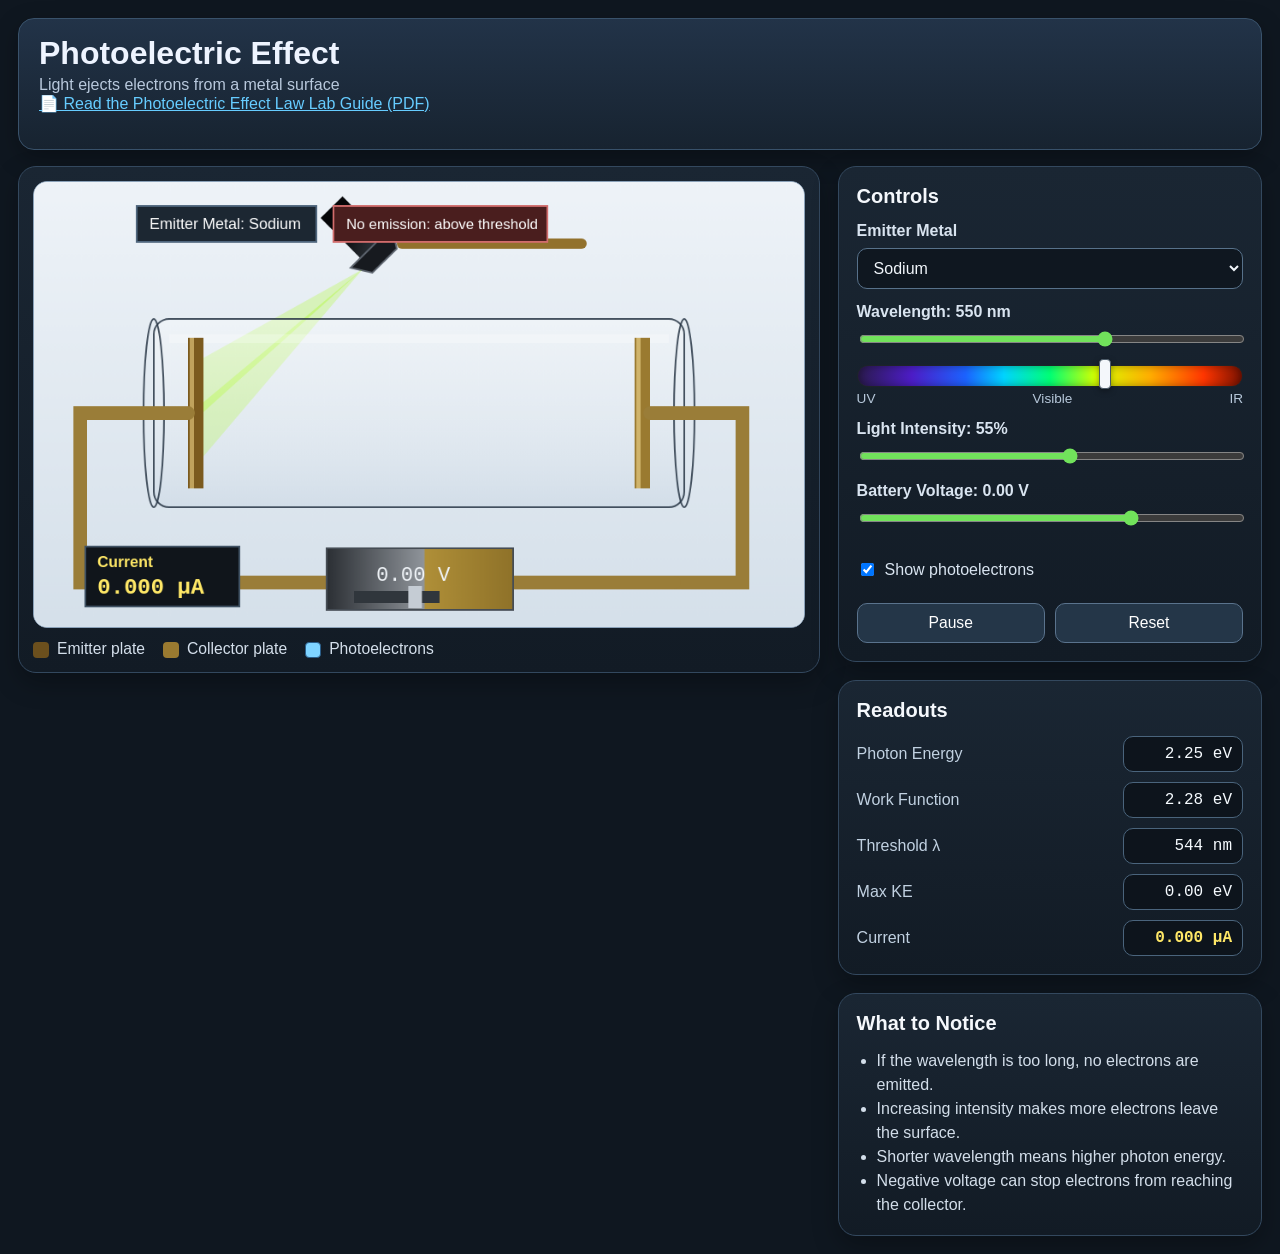
<file: apps/photoelectric-effect/index.html>
<!DOCTYPE html>
<html lang="en">
<head>
  <meta charset="UTF-8" />
  <meta name="viewport" content="width=device-width, initial-scale=1.0" />
  <title>Photoelectric Effect</title>
  <link rel="stylesheet" href="style.css" />
</head>
<body>
  <div class="app-shell">

    <header class="top-bar">
      <div style="margin-bottom:20px;">
        <h1>Photoelectric Effect</h1>
        <p class="subtitle">Light ejects electrons from a metal surface</p>
         <a href="photoelectric-effect.pdf" target="_blank" style="color:#6cf;">
          📄 Read the Photoelectric Effect Law Lab Guide (PDF)
         </a>
      </div>
    </header>

    <main class="layout">

      <!-- LEFT: simulation area -->
      <section class="sim-panel">
        <canvas id="simCanvas" width="900" height="520"></canvas>

        <div class="sim-legend">
          <span><span class="legend-box cathode-box"></span>Emitter plate</span>
          <span><span class="legend-box anode-box"></span>Collector plate</span>
          <span><span class="legend-box electron-box"></span>Photoelectrons</span>
        </div>
      </section>

      <!-- RIGHT: controls -->
      <aside class="control-panel">

        <div class="card">
          <h2>Controls</h2>

          <label for="metalSelect">Emitter Metal</label>
          <select id="metalSelect">
            <option value="cesium">Cesium</option>
            <option value="potassium">Potassium</option>
            <option value="sodium" selected>Sodium</option>
            <option value="zinc">Zinc</option>
            <option value="copper">Copper</option>
          </select>

          <label for="wavelengthSlider">
            Wavelength:
            <span id="wavelengthValue">550</span> nm
          </label>
          <input type="range" id="wavelengthSlider" min="100" max="800" step="3" value="550" />

          <div class="spectrum-wrap">
            <div class="spectrum-bar"></div>
            <div id="spectrumPointer"></div>
            <div class="spectrum-labels">
              <span>UV</span>
              <span>Visible</span>
              <span>IR</span>
            </div>
          </div>

          <label for="intensitySlider">
            Light Intensity:
            <span id="intensityValue">55</span>%
          </label>
          <input type="range" id="intensitySlider" min="0" max="100" value="55" />

          <label for="voltageSlider">
            Battery Voltage:
            <span id="voltageValue">0.00</span> V
          </label>
          <input type="range" id="voltageSlider" min="-5.0" max="2.0" step="0.01" value="0" />

          <div class="toggle-row">
            <label class="checkbox-label">
              <input type="checkbox" id="showElectronsCheckbox" checked />
              Show photoelectrons
            </label>
          </div>

          <div class="toggle-row">
            <button id="pauseBtn">Pause</button>
            <button id="resetBtn">Reset</button>
          </div>
        </div>

        <div class="card">
          <h2>Readouts</h2>
          <div class="readout-grid">
            <div class="readout-label">Photon Energy</div>
            <div class="readout-value" id="photonEnergyDisplay">0.00 eV</div>

            <div class="readout-label">Work Function</div>
            <div class="readout-value" id="workFunctionDisplay">0.00 eV</div>

            <div class="readout-label">Threshold λ</div>
            <div class="readout-value" id="thresholdDisplay">0 nm</div>

            <div class="readout-label">Max KE</div>
            <div class="readout-value" id="keDisplay">0.00 eV</div>

            <div class="readout-label">Current</div>
            <div class="readout-value current-readout" id="currentDisplay">0.000 μA</div>
          </div>
        </div>

        <div class="card">
          <h2>What to Notice</h2>
          <ul class="notes">
            <li>If the wavelength is too long, no electrons are emitted.</li>
            <li>Increasing intensity makes more electrons leave the surface.</li>
            <li>Shorter wavelength means higher photon energy.</li>
            <li>Negative voltage can stop electrons from reaching the collector.</li>
          </ul>
        </div>

      </aside>
    </main>
  </div>

  <script src="script.js"></script>
</body>
</html>
</file>
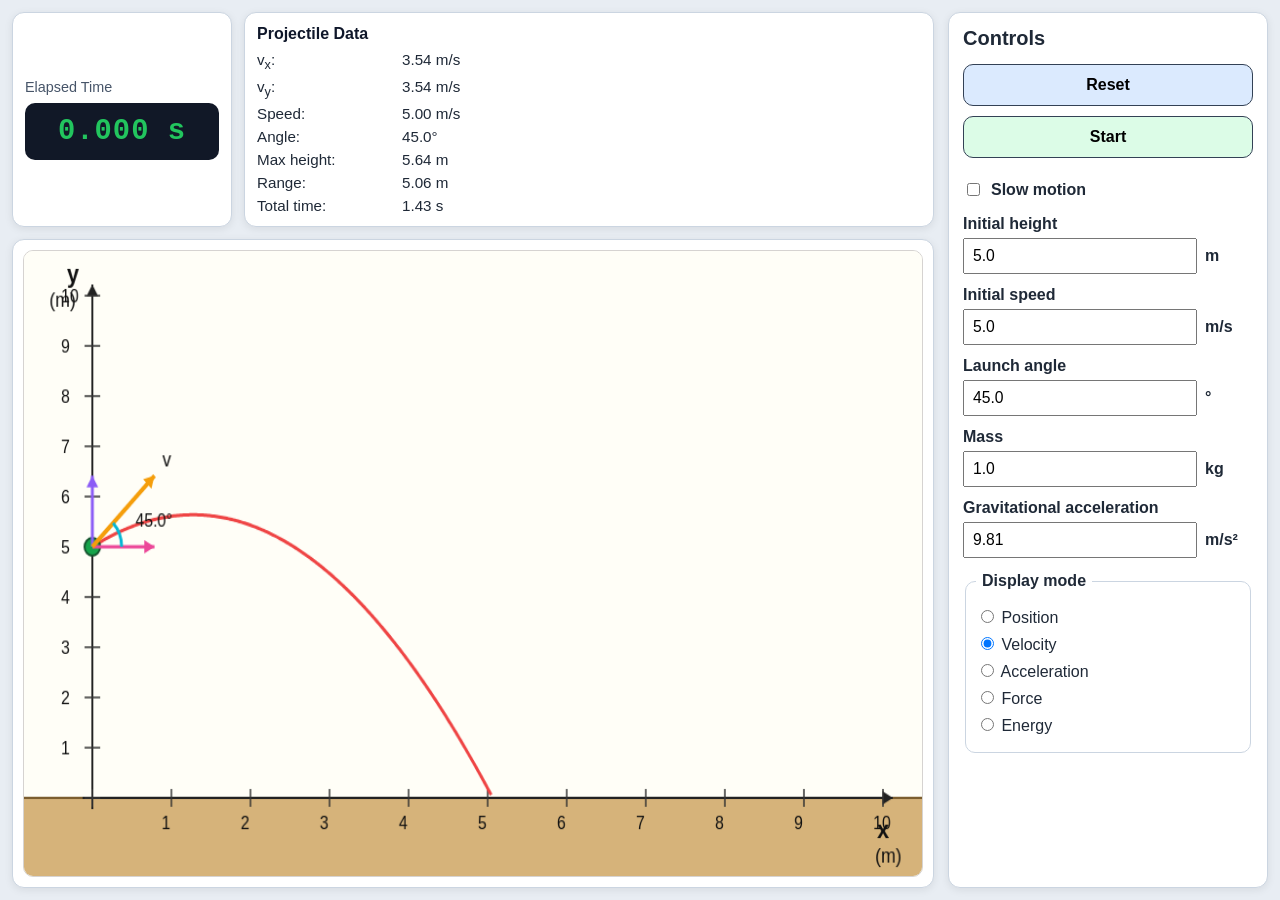
<file: apps/projectile-motion/index.html>
<!DOCTYPE html>
<html lang="en">
<head>
  <meta charset="UTF-8" />
  <meta name="viewport" content="width=device-width, initial-scale=1.0" />
  <title>Projectile Motion App</title>
  <link rel="stylesheet" href="style.css" />
</head>
<body>
  <div class="app-shell">
    <div class="app-container">

      <!-- LEFT: Simulation area -->
      <section class="sim-panel">
        <div class="top-bar">
          <div class="time-box">
            <div class="time-label">Elapsed Time</div>
            <div id="timeDisplay" class="time-value">0.000 s</div>
          </div>

          <div class="stats-box">
            <div class="stats-title">Projectile Data</div>
            <div class="stats-grid">
              <div>v<sub>x</sub>:</div>
              <div id="vxDisplay">0.00 m/s</div>

              <div>v<sub>y</sub>:</div>
              <div id="vyDisplay">0.00 m/s</div>

              <div>Speed:</div>
              <div id="speedDisplay">0.00 m/s</div>

              <div>Angle:</div>
              <div id="angleDisplay">0.0°</div>

              <div>Max height:</div>
              <div id="maxHeightDisplay">0.00 m</div>

              <div>Range:</div>
              <div id="rangeDisplay">0.00 m</div>

              <div>Total time:</div>
              <div id="totalTimeDisplay">0.00 s</div>
            </div>
          </div>
        </div>

        <div class="canvas-wrap">
          <canvas id="simCanvas" width="920" height="560"></canvas>
        </div>
      </section>

      <!-- RIGHT: Controls -->
      <aside class="control-panel">
        <h2>Controls</h2>

        <div class="sticky-controls">
          <button id="resetBtn" class="btn btn-reset">Reset</button>
          <button id="toggleBtn" class="btn btn-toggle">Start</button>

          <label class="check-row">
            <input type="checkbox" id="slowMotion" />
            Slow motion
          </label>

          <div class="input-group">
            <label for="heightInput">Initial height</label>
            <div class="input-row">
              <input type="number" id="heightInput" step="0.1" value="5.0" />
              <span>m</span>
            </div>
          </div>

          <div class="input-group">
            <label for="speedInput">Initial speed</label>
            <div class="input-row">
              <input type="number" id="speedInput" step="0.1" value="5.0" />
              <span>m/s</span>
            </div>
          </div>

          <div class="input-group">
            <label for="angleInput">Launch angle</label>
            <div class="input-row">
              <input type="number" id="angleInput" step="0.1" value="45.0" />
              <span>°</span>
            </div>
          </div>

          <div class="input-group">
            <label for="massInput">Mass</label>
            <div class="input-row">
              <input type="number" id="massInput" step="0.1" value="1.0" />
              <span>kg</span>
            </div>
          </div>

          <div class="input-group">
            <label for="gravityInput">Gravitational acceleration</label>
            <div class="input-row">
              <input type="number" id="gravityInput" step="0.01" value="9.81" />
              <span>m/s²</span>
            </div>
          </div>

          <fieldset class="mode-group">
            <legend>Display mode</legend>

            <label><input type="radio" name="displayMode" value="position" /> Position</label>
            <label><input type="radio" name="displayMode" value="velocity" checked /> Velocity</label>
            <label><input type="radio" name="displayMode" value="acceleration" /> Acceleration</label>
            <label><input type="radio" name="displayMode" value="force" /> Force</label>
            <label><input type="radio" name="displayMode" value="energy" /> Energy</label>
          </fieldset>
        </div>
      </aside>

    </div>
  </div>

  <script src="script.js"></script>
</body>
</html>
</file>
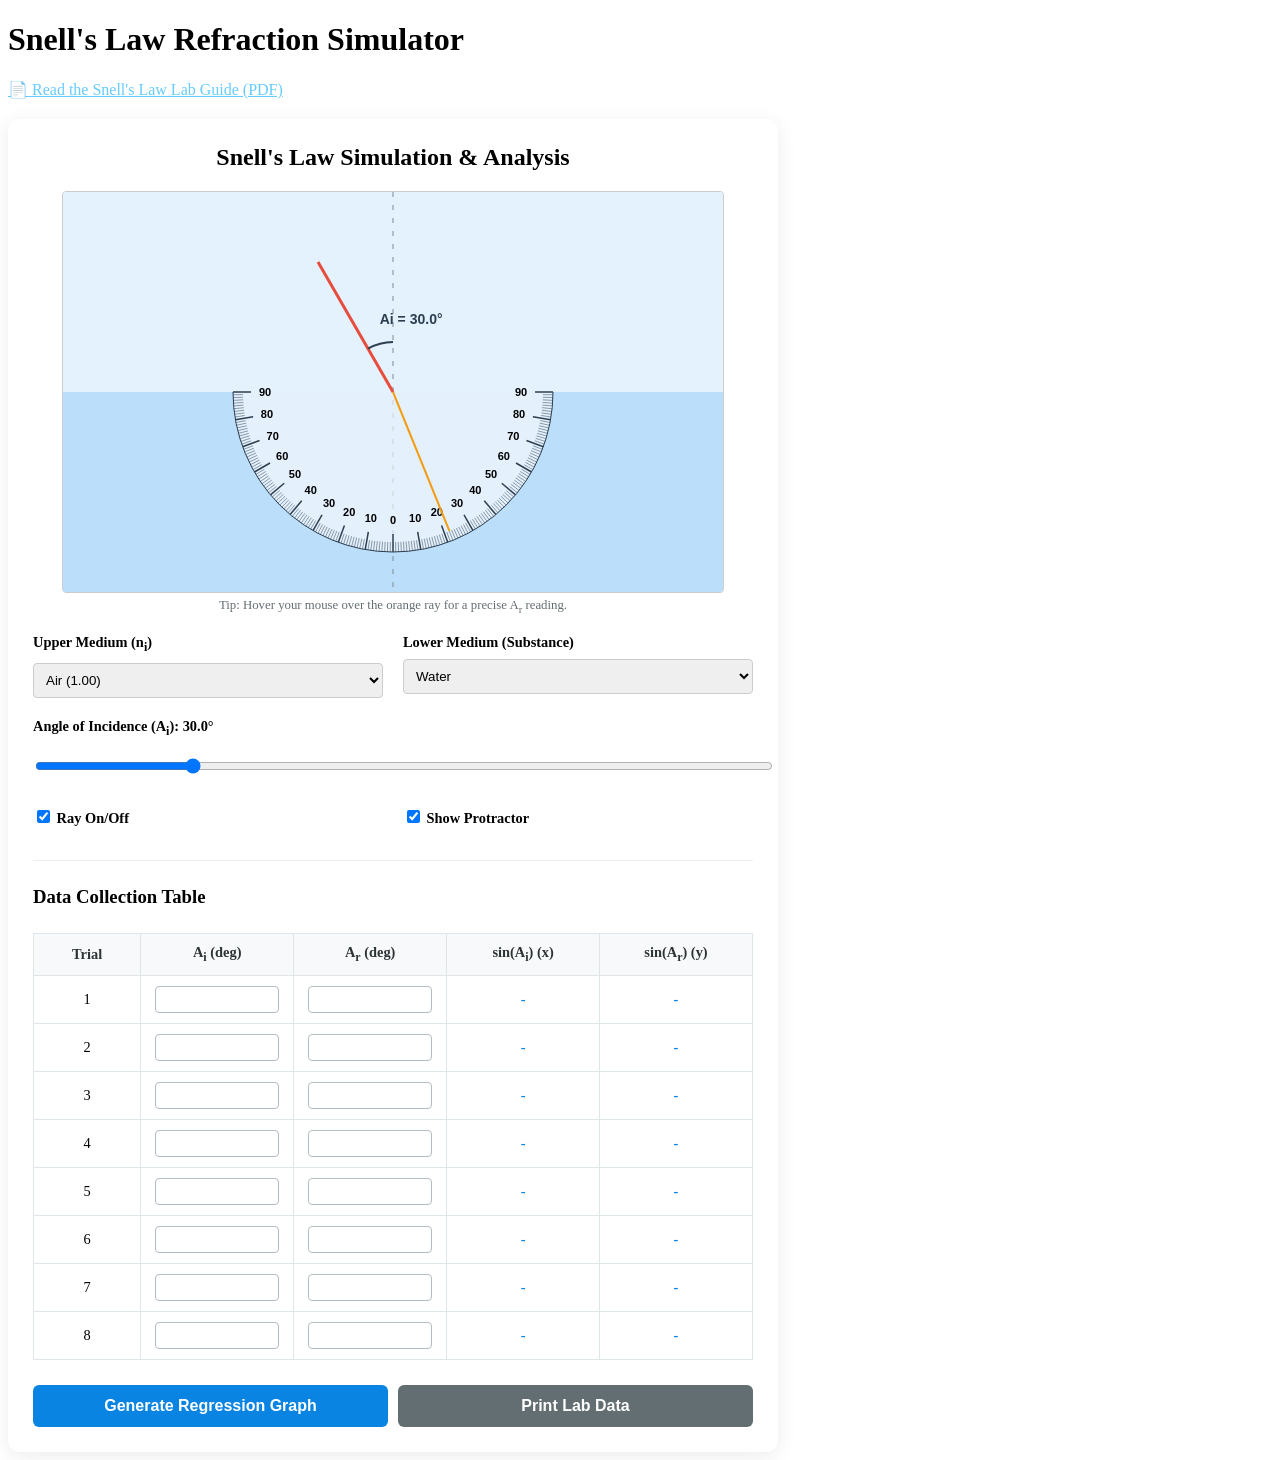
<file: apps/snells-law/index.html>
<!DOCTYPE html>
<html lang="en">
<head>
<meta charset="UTF-8">
<title>Snell's Law Refraction Simulator</title>

<h1>Snell's Law Refraction Simulator</h1>

<div style="margin-bottom:20px;">
  <a href="snells-law-lab.pdf" target="_blank" style="color:#6cf;">
    📄 Read the Snell's Law Lab Guide (PDF)
  </a>
</div>

<style>
    <style>
        body { font-family: 'Segoe UI', sans-serif; display: flex; flex-direction: column; align-items: center; background: #f0f2f5; padding: 20px; color: #1a1a1b; }
        .app-container { background: white; padding: 25px; border-radius: 12px; box-shadow: 0 4px 20px rgba(0,0,0,0.08); width: 720px; }
        canvas { border: 1px solid #ccc; border-radius: 4px; display: block; margin: 0 auto; background: #fff; cursor: crosshair; }
        .controls { margin-top: 20px; display: grid; grid-template-columns: 1fr 1fr; gap: 20px; }
        .full-width { grid-column: 1 / span 2; }
        label { font-weight: 600; font-size: 0.9em; display: block; margin-bottom: 8px; }
        select, input[type="range"] { width: 100%; padding: 8px; border-radius: 4px; border: 1px solid #ccc; }
        
        table { width: 100%; border-collapse: collapse; margin: 25px 0; font-size: 0.9em; table-layout: fixed; }
        th, td { border: 1px solid #dfe6e9; padding: 10px; text-align: center; }
        th { background: #f8f9fa; color: #2d3436; }
        input[type="number"] { width: 85%; padding: 5px; border: 1px solid #b2bec3; border-radius: 4px; text-align: center; }
        .sine-col { color: #0984e3; font-weight: bold; }

        .btn-group { display: flex; gap: 10px; margin-top: 10px; }
        .btn { background: #0984e3; color: white; border: none; padding: 12px; border-radius: 6px; cursor: pointer; width: 100%; font-weight: bold; font-size: 1em; transition: 0.2s; }
        .btn:hover { background: #074b81; }
        .btn-secondary { background: #636e72; }
        .btn-secondary:hover { background: #2d3436; }
        
        #resultsArea { margin-top: 30px; border-top: 2px solid #eee; padding-top: 20px; }
        .hidden { display: none; }
        .index-box { background: #f1f2f6; padding: 15px; border-radius: 8px; margin-top: 15px; font-size: 0.9em; column-count: 2; border-left: 4px solid #0984e3; }
        .equation { text-align: center; font-size: 1.25em; margin: 20px 0; color: #d63031; font-weight: bold; }
        .tooltip-info { font-size: 0.8em; color: #636e72; text-align: center; margin-top: 5px; }

        /* Print styling to make the report look clean */
        @media print {
            body { background: white; padding: 0; }
            .app-container { box-shadow: none; width: 100%; border: none; }
            .controls, .btn-group, .tooltip-info, hr, h2, #checkToggle, #indexTable { display: none !important; }
            #mainCanvas { display: none !important; }
            #resultsArea { display: block !important; border: none; }
            input { border: none !important; appearance: none; -moz-appearance: textfield; }
        }
    </style>
</head>
<body>

<div class="app-container" id="labReport">
    <h2 style="text-align: center; margin-top: 0;">Snell's Law Simulation & Analysis</h2>
    
    <canvas id="mainCanvas" width="660" height="400"></canvas>
    <p class="tooltip-info">Tip: Hover your mouse over the orange ray for a precise A<sub>r</sub> reading.</p>

    <div class="controls">
        <div>
            <label>Upper Medium (n<sub>i</sub>)</label>
            <select id="niSelect">
                <option value="1.00">Air (1.00)</option>
                <option value="1.33">Water (1.33)</option>
                <option value="1.52">Glass (1.52)</option>
                <option value="2.42">Diamond (2.42)</option>
            </select>
        </div>
        <div>
            <label>Lower Medium (Substance)</label>
            <select id="nrSelect">
                <option value="1.00">Air</option>
                <option value="1.31">Ice</option>
                <option value="1.33" selected>Water</option>
                <option value="1.36">Ethyl Alcohol</option>
                <option value="1.52">Glass</option>
                <option value="1.62">Flint Glass</option>
                <option value="2.42">Diamond</option>
            </select>
        </div>
        
        <div class="full-width">
            <label>Angle of Incidence (A<sub>i</sub>): <span id="aiValDisplay">30.0</span>°</label>
            <input type="range" id="aiSlider" min="20" max="70" step="0.1" value="30">
        </div>

        <div><label><input type="checkbox" id="rayToggle" checked> Ray On/Off</label></div>
        <div><label><input type="checkbox" id="protractorToggle" checked> Show Protractor</label></div>
    </div>

    <hr style="margin: 25px 0; border: 0; border-top: 1px solid #eee;">

    <h3>Data Collection Table</h3>
    <table>
        <thead>
            <tr>
                <th style="width: 12%;">Trial</th>
                <th>A<sub>i</sub> (deg)</th>
                <th>A<sub>r</sub> (deg)</th>
                <th>sin(A<sub>i</sub>) (x)</th>
                <th>sin(A<sub>r</sub>) (y)</th>
            </tr>
        </thead>
        <tbody id="tableBody"></tbody>
    </table>

    <div class="btn-group">
        <button class="btn" id="calculateBtn">Generate Regression Graph</button>
        <button class="btn btn-secondary" id="printBtn">Print Lab Data</button>
    </div>

    <div id="resultsArea" class="hidden">
        <canvas id="graphCanvas" width="660" height="400"></canvas>
        <div id="equationOutput" class="equation"></div>
        
        <div style="text-align: center; margin-bottom: 10px;">
            <label style="display: inline-block; cursor: pointer; color: #0984e3;">
                <input type="checkbox" id="checkToggle"> <u>Show Index of Refraction Table</u>
            </label>
        </div>
        
        <div id="indexTable" class="hidden index-box">
            Air: 1.00<br>Ice: 1.31<br>Water: 1.33<br>Ethyl Alcohol: 1.36<br>
            Fused Quartz: 1.46<br>Glycerin: 1.47<br>Crown Glass: 1.52<br>
            Flint Glass: 1.62<br>Zircon: 1.92<br>Diamond: 2.42
        </div>
    </div>
</div>

<script>
    // --- Variable Declarations ---
    const canvas = document.getElementById('mainCanvas');
    const ctx = canvas.getContext('2d');
    const gCanvas = document.getElementById('graphCanvas');
    const gCtx = gCanvas.getContext('2d');

    const niSelect = document.getElementById('niSelect');
    const nrSelect = document.getElementById('nrSelect');
    const aiSlider = document.getElementById('aiSlider');
    const rayToggle = document.getElementById('rayToggle');
    const protractorToggle = document.getElementById('protractorToggle');
    const tableBody = document.getElementById('tableBody');

    let mouseX = 0;
    let mouseY = 0;
    let isHoveringRay = false;
    let currentAr = 0;

    // --- Table Generation ---
    for (let i = 1; i <= 8; i++) {
        tableBody.innerHTML += `
            <tr>
                <td>${i}</td>
                <td><input type="number" step="0.1" class="ai-deg" oninput="updateSines(this)"></td>
                <td><input type="number" step="0.1" class="ar-deg" oninput="updateSines(this)"></td>
                <td class="sine-col ai-sine">-</td>
                <td class="sine-col ar-sine">-</td>
            </tr>`;
    }

    // --- Data Table Logic ---
    function updateSines(inputEl) {
        const row = inputEl.parentElement.parentElement;
        const ai = row.querySelector('.ai-deg').value;
        const ar = row.querySelector('.ar-deg').value;

        row.querySelector('.ai-sine').innerText = ai ? Math.sin(ai * Math.PI / 180).toFixed(4) : "-";
        row.querySelector('.ar-sine').innerText = ar ? Math.sin(ar * Math.PI / 180).toFixed(4) : "-";
    }

    // --- Main Simulation Drawing ---
    function draw() {
        // 1. Clear the canvas
        ctx.clearRect(0, 0, canvas.width, canvas.height);

        //Find cx and cy, the center of the main canvas
		const cx = canvas.width / 2;
        const cy = canvas.height / 2;
		//Find the maximum length of an array, maxLen
        const maxLen = (canvas.height * 0.75) / 2;

        // 2. Draw Backgrounds
        ctx.fillStyle = "#e3f2fd"; //Color for upper medium a light blue
        ctx.fillRect(0, 0, canvas.width, cy);  
        ctx.fillStyle = "#bbdefb";  //Color for lower medium a slightly darker blue
        ctx.fillRect(0, cy, canvas.width, cy);

        // 3. For the normal line, draw a dashed line
		//The 5 and the 8 in [5,8] in setLineDash([5, 8]) represent pixel lengths.
		//The 5 is the length of the dash and the 8 the length of the gaps between dashes.
		ctx.setLineDash([5, 8]);
        ctx.beginPath();
        ctx.moveTo(cx, 0);
        ctx.lineTo(cx, canvas.height);
        ctx.strokeStyle = "#7f8c8d";
        ctx.stroke();
        ctx.setLineDash([]);

        // 4. Draw Protractor
        if (protractorToggle.checked) {
            ctx.save();
            ctx.translate(cx, cy);
            ctx.beginPath();
            ctx.arc(0, 0, 160, 0, Math.PI);
            ctx.fillStyle = "rgba(255, 255, 255, 0.6)";
            ctx.fill();
            ctx.strokeStyle = "#2c3e50";
            ctx.stroke();

            for (let i = -90; i <= 90; i += 1) {
                const rad = (i + 90) * (Math.PI / 180);
                const isMajor = (i % 10 === 0);
                ctx.beginPath();
                ctx.moveTo(Math.cos(rad) * 160, Math.sin(rad) * 160);
                ctx.lineTo(Math.cos(rad) * (isMajor ? 142 : 150), Math.sin(rad) * (isMajor ? 142 : 150));
                ctx.lineWidth = isMajor ? 1.5 : 0.5;
                ctx.stroke();
                if (isMajor) {
                    ctx.font = "bold 11px Arial";
                    ctx.textAlign = "center";
                    ctx.fillStyle = "#000";
                    ctx.fillText(Math.abs(i), Math.cos(rad) * 128, Math.sin(rad) * 128 + 4);
                }
            }
            ctx.restore();
        }

        // 5. Draw Rays and Check for Hover
        isHoveringRay = false;
        if (rayToggle.checked) {
            const ni = parseFloat(niSelect.value);
            const nr = parseFloat(nrSelect.value);
            const aiRad = parseFloat(aiSlider.value) * (Math.PI / 180);

            // Incident Ray
            ctx.beginPath();
            ctx.moveTo(cx - Math.sin(aiRad) * maxLen, cy - Math.cos(aiRad) * maxLen);
            ctx.lineTo(cx, cy);
            ctx.strokeStyle = "#e74c3c";
            ctx.lineWidth = 3;
            ctx.stroke();
			
			// Draw Ai angle arc
			ctx.beginPath();
			ctx.strokeStyle = "#2c3e50";
			ctx.lineWidth = 2;

			// arc from normal to incident ray
			ctx.arc(cx, cy, 50, -Math.PI/2 - aiRad, -Math.PI/2);
			ctx.stroke();

			// label Ai
			ctx.fillStyle = "#2c3e50";
			ctx.font = "bold 14px Arial";
			ctx.textAlign = "center";

			const labelX = cx + Math.cos(-Math.PI/2 + aiRad/2) * 70;
			const labelY = cy + Math.sin(-Math.PI/2 + aiRad/2) * 70;

			ctx.fillText(`Ai = ${parseFloat(aiSlider.value).toFixed(1)}°`, labelX, labelY);

            // Refracted Ray Calculation
            const sinAr = (ni * Math.sin(aiRad)) / nr;
            if (Math.abs(sinAr) <= 1) {
                currentAr = Math.asin(sinAr) * (180 / Math.PI);
                const arRad = Math.asin(sinAr);
                const x2 = cx + Math.sin(arRad) * maxLen;
                const y2 = cy + Math.cos(arRad) * maxLen;

                ctx.beginPath();
                ctx.moveTo(cx, cy);
                ctx.lineTo(x2, y2);
                ctx.strokeStyle = "#f39c12";
                ctx.stroke();

                // Mouse collision detection
                const dist = distToSegment({ x: mouseX, y: mouseY }, { x: cx, y: cy }, { x: x2, y: y2 });
                if (dist < 10 && mouseY > cy) {
                    isHoveringRay = true;
                }
            }
        }

        // 6. Draw Hover Tooltip (Last to ensure it's on top)
        if (isHoveringRay) {
            const boxW = 90;
            const boxH = 30;
            const tx = mouseX + 15;
            const ty = mouseY - 35;

            ctx.fillStyle = "rgba(0, 0, 0, 0.85)";
            ctx.beginPath();
            if (ctx.roundRect) {
                ctx.roundRect(tx, ty, boxW, boxH, 6);
            } else {
                ctx.rect(tx, ty, boxW, boxH);
            }
            ctx.fill();

            ctx.fillStyle = "white";
            ctx.font = "bold 13px Arial";
            ctx.textAlign = "center";
            ctx.textBaseline = "middle";
            ctx.fillText(`Aᵣ: ${currentAr.toFixed(1)}°`, tx + (boxW / 2), ty + (boxH / 2));

            // Reset alignment for next frame
            ctx.textAlign = "start";
            ctx.textBaseline = "alphabetic";
        }
    }

    // --- Geometry Helper ---
    function distToSegment(p, v, w) {
        const l2 = Math.pow(v.x - w.x, 2) + Math.pow(v.y - w.y, 2);
        if (l2 == 0) return Math.sqrt(Math.pow(p.x - v.x, 2) + Math.pow(p.y - v.y, 2));
        let t = ((p.x - v.x) * (w.x - v.x) + (p.y - v.y) * (w.y - v.y)) / l2;
        t = Math.max(0, Math.min(1, t));
        return Math.sqrt(Math.pow(p.x - (v.x + t * (w.x - v.x)), 2) + Math.pow(p.y - (v.y + t * (w.y - v.y)), 2));
    }

    // --- Regression and Graphing ---
    function drawGraph(dx, dy, m, b) {
        gCtx.clearRect(0, 0, gCanvas.width, gCanvas.height);
        const pad = 60;
        const w = gCanvas.width - (2 * pad);
        const h = gCanvas.height - (2 * pad);

        gCtx.strokeStyle = "#000";
        gCtx.lineWidth = 2;
        gCtx.beginPath();
        gCtx.moveTo(pad, pad);
        gCtx.lineTo(pad, gCanvas.height - pad);
        gCtx.lineTo(gCanvas.width - pad, gCanvas.height - pad);
        gCtx.stroke();

        gCtx.font = "bold 13px Arial";
        gCtx.fillStyle = "#000";
        gCtx.textAlign = "center";
        gCtx.fillText("sin(Ai) - Independent (x)", gCanvas.width / 2, gCanvas.height - 20);

        gCtx.save();
        gCtx.translate(20, gCanvas.height / 2);
        gCtx.rotate(-Math.PI / 2);
        gCtx.fillText("sin(Ar) - Dependent (y)", 0, 0);
        gCtx.restore();

        gCtx.fillStyle = "#0984e3";
        dx.forEach((x, i) => {
            gCtx.beginPath();
            gCtx.arc(pad + (x * w), (gCanvas.height - pad) - (dy[i] * h), 5, 0, Math.PI * 2);
            gCtx.fill();
        });

        gCtx.strokeStyle = "#d63031";
        gCtx.setLineDash([5, 5]);
        gCtx.beginPath();
        gCtx.moveTo(pad, (gCanvas.height - pad) - (b * h));
        gCtx.lineTo(pad + w, (gCanvas.height - pad) - ((m + b) * h));
        gCtx.stroke();
        gCtx.setLineDash([]);
    }

    // --- Event Listeners ---
    canvas.addEventListener('mousemove', (e) => {
        const rect = canvas.getBoundingClientRect();
        mouseX = e.clientX - rect.left;
        mouseY = e.clientY - rect.top;
        draw();
    });

    document.getElementById('calculateBtn').onclick = () => {
        let dx = [];
        let dy = [];
        document.querySelectorAll('#tableBody tr').forEach(row => {
            const x = row.querySelector('.ai-sine').innerText;
            const y = row.querySelector('.ar-sine').innerText;
            if (x !== "-" && y !== "-") {
                dx.push(parseFloat(x));
                dy.push(parseFloat(y));
            }
        });

        if (dx.length < 2) return alert("Please complete at least 2 rows.");

        const n = dx.length;
        const sumX = dx.reduce((a, b) => a + b, 0);  //a = The Accumulator (The running total) and b = The Current Item
        const sumY = dy.reduce((a, b) => a + b, 0);
        const sumXY = dx.reduce((s, x, i) => s + (x * dy[i]), 0);
        const sumXX = dx.reduce((s, x) => s + (x * x), 0); //s = (Sum  Accumulator): This is your running total. It starts at 0.
		                                                   // x (Current Value)
														   // 0 = inital fpr s
        const m = ((n * sumXY) - (sumX * sumY)) / ((n * sumXX) - (sumX * sumX));
        const b = (sumY - (m * sumX)) / n;

        document.getElementById('resultsArea').classList.remove('hidden');
        document.getElementById('equationOutput').innerHTML = `sin(A<sub>r</sub>) = ${m.toFixed(4)} * sin(A<sub>i</sub>) + ${b.toFixed(4)}`;
        drawGraph(dx, dy, m, b);
    };

    document.getElementById('printBtn').onclick = () => { window.print(); };
    aiSlider.oninput = () => {
        document.getElementById('aiValDisplay').innerText = parseFloat(aiSlider.value).toFixed(1);
        draw();
    };
    niSelect.onchange = draw;  //draw is a callback, not the same as draw()
	
    nrSelect.onchange = draw;
    rayToggle.onchange = draw;
    protractorToggle.onchange = draw;
    document.getElementById('checkToggle').onchange = (e) => {
        document.getElementById('indexTable').classList.toggle('hidden', !e.target.checked);
    };

    // Initial draw
    draw();
</script>
</body>

</html>
</file>
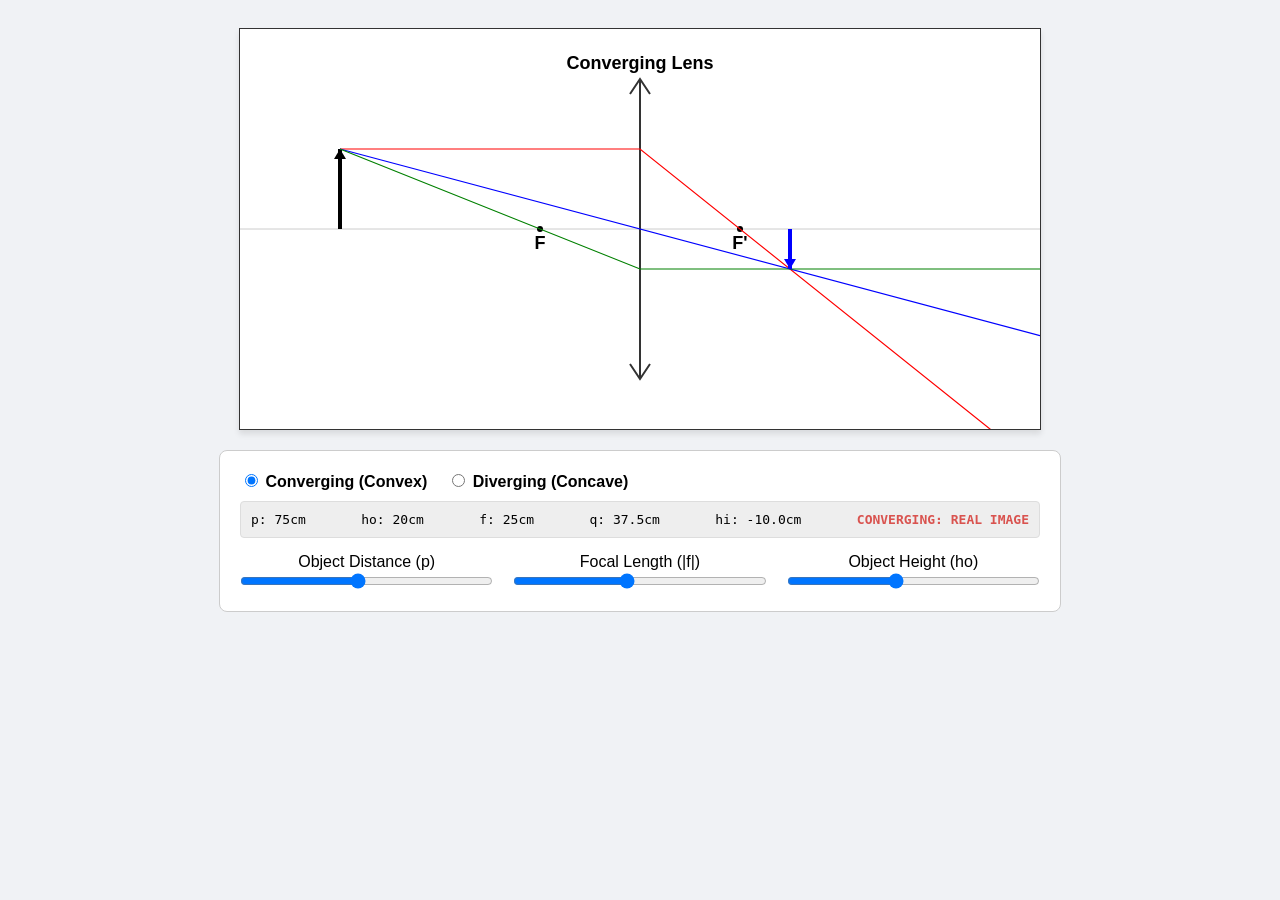
<file: apps/thin-lenses/index.html>
<!DOCTYPE html>
<html lang="en">
<head>
    <meta charset="UTF-8">
    <title>Optics Lab: Lenses Converging & Diverging</title>
    <style>
        body { font-family: sans-serif; display: flex; flex-direction: column; align-items: center; background: #f0f2f5; padding: 20px; }
        canvas { background: white; border: 1px solid #333; box-shadow: 0 4px 6px rgba(0,0,0,0.1); margin-bottom: 20px; }
        .controls { width: 800px; background: white; padding: 20px; border-radius: 8px; border: 1px solid #ccc; }
        .slider-row { display: flex; justify-content: space-around; gap: 20px; margin-top: 15px; }
        .slider-group { flex: 1; display: flex; flex-direction: column; align-items: center; }
        .toggle-group { margin-bottom: 10px; display: flex; gap: 20px; font-weight: bold; }
        input[type="range"] { width: 100%; }
        .stats { display: flex; justify-content: space-between; font-family: monospace; background: #eee; padding: 10px; border-radius: 4px; border: 1px solid #ddd; }
    </style>
</head>
<body>

<canvas id="opticsCanvas" width="800" height="400"></canvas>

<div class="controls">
    <div class="toggle-group">
        <label><input type="radio" name="lensType" value="converging" checked onchange="update()"> Converging (Convex)</label>
        <label><input type="radio" name="lensType" value="diverging" onchange="update()"> Diverging (Concave)</label>
    </div>

    <div class="stats">
        <span>p: <span id="out-p"></span>cm</span>
        <span>ho: <span id="out-ho"></span>cm</span>
        <span>f: <span id="out-f"></span>cm</span>
        <span>q: <span id="out-q"></span>cm</span>
        <span>hi: <span id="out-hi"></span>cm</span>
        <span id="case-label" style="font-weight:bold; color:#d9534f;"></span>
    </div>

    <div class="slider-row">
        <div class="slider-group">
            <label>Object Distance (p)</label>
            <input type="range" id="slide-p" min="10" max="150" value="75">
        </div>
        <div class="slider-group">
            <label>Focal Length (|f|)</label>
            <input type="range" id="slide-f" min="5" max="50" value="25">
        </div>
        <div class="slider-group">
            <label>Object Height (ho)</label>
            <input type="range" id="slide-ho" min="5" max="40" value="20">
        </div>
    </div>
</div>

<script>
const canvas = document.getElementById('opticsCanvas');
const ctx = canvas.getContext('2d');
const centerX = 400;
const centerY = 200;
const scale = 4;

function update() {
    const p = parseFloat(document.getElementById('slide-p').value);
    const ho = parseFloat(document.getElementById('slide-ho').value);
    let fInput = parseFloat(document.getElementById('slide-f').value);
    
    const isDiverging = document.querySelector('input[name="lensType"]:checked').value === 'diverging';
    const f = isDiverging ? -fInput : fInput;

    const denom = (1/f) - (1/p);
    let q, hi, isInfinite = false;

    if (Math.abs(denom) < 0.001) {
        isInfinite = true;
        q = 9999; 
        hi = -ho;
    } else {
        q = 1 / denom;
        hi = -(q / p) * ho;
    }

    // Update Stats Bar
    document.getElementById('out-p').innerText = p;
    document.getElementById('out-ho').innerText = ho;
    document.getElementById('out-f').innerText = Math.abs(f);
    document.getElementById('out-q').innerText = isInfinite ? "∞" : q.toFixed(1);
    document.getElementById('out-hi').innerText = isInfinite ? "∞" : hi.toFixed(1);
    
    const label = document.getElementById('case-label');
    if (isDiverging) label.innerText = "DIVERGING: VIRTUAL & DIMINISHED";
    else if (isInfinite) label.innerText = "CASE 5: AT FOCUS";
    else if (p < f) label.innerText = "CASE 6: WITHIN f (VIRTUAL)";
    else label.innerText = "CONVERGING: REAL IMAGE";

    const pxS = centerX - (p * scale);
    const pyS = centerY - (ho * scale);
    const qxS = centerX + (q * scale);
    const qyS = centerY - (hi * scale);

    draw(f, ho, q, hi, isInfinite, pxS, pyS, qxS, qyS, isDiverging);
}

function draw(f, ho, q, hi, isInfinite, pxS, pyS, qxS, qyS, isDiverging) {
    ctx.clearRect(0, 0, canvas.width, canvas.height);
    const absF = Math.abs(f);

    // Title
    ctx.fillStyle = "black";
    ctx.font = "bold 18px sans-serif";
    ctx.textAlign = "center";
    ctx.fillText(isDiverging ? "Diverging Lens" : "Converging Lens", centerX, 40);

    // Axis and Lens
    ctx.strokeStyle = '#ccc'; ctx.lineWidth = 1;
    ctx.beginPath(); ctx.moveTo(0, centerY); ctx.lineTo(800, centerY); ctx.stroke();
    ctx.strokeStyle = '#333'; ctx.lineWidth = 2;
    ctx.beginPath(); ctx.moveTo(centerX, 50); ctx.lineTo(centerX, 350); ctx.stroke();
    
    // Lens glyphs
    ctx.beginPath();
    if (isDiverging) {
        ctx.moveTo(centerX-10, 50); ctx.lineTo(centerX, 65); ctx.lineTo(centerX+10, 50);
        ctx.moveTo(centerX-10, 350); ctx.lineTo(centerX, 335); ctx.lineTo(centerX+10, 350);
    } else {
        ctx.moveTo(centerX-10, 65); ctx.lineTo(centerX, 50); ctx.lineTo(centerX+10, 65);
        ctx.moveTo(centerX-10, 335); ctx.lineTo(centerX, 350); ctx.lineTo(centerX+10, 335);
    }
    ctx.stroke();

    // Points
    const points = [
        { x: centerX - absF*scale, label: isDiverging ? "F'" : "F" },
        { x: centerX + absF*scale, label: isDiverging ? "F" : "F'" }
    ];
    points.forEach(pt => {
        ctx.fillStyle = "black";
        ctx.beginPath(); ctx.arc(pt.x, centerY, 3, 0, Math.PI*2); ctx.fill();
        ctx.fillText(pt.label, pt.x, centerY + 20);
    });

    drawArrow(pxS, centerY, ho * scale, 'black'); // Object

    if (isInfinite) {
        drawParallelRays(pxS, pyS, absF);
    } else {
        const isVirtual = q < 0;
        if (isDiverging) {
            drawDivergingRays(pxS, pyS, qxS, qyS, absF);
        } else {
            drawConvergingRays(pxS, pyS, qxS, qyS, isVirtual);
        }
        
        drawArrow(qxS, centerY, hi * scale, isVirtual ? '#f1c40f' : 'blue');
    }
}

function drawConvergingRays(pxS, pyS, qxS, qyS, isVirtual) {
    ctx.lineWidth = 1.2;
    // Red
    ctx.strokeStyle = 'red';
    ctx.beginPath(); ctx.moveTo(pxS, pyS); ctx.lineTo(centerX, pyS);
    let rS = (qyS - pyS) / (qxS - centerX);
    ctx.lineTo(800, pyS + (800 - centerX) * rS); ctx.stroke();
    // Blue
    ctx.strokeStyle = 'blue';
    ctx.beginPath(); ctx.moveTo(pxS, pyS);
    let bS = (centerY - pyS) / (centerX - pxS);
    ctx.lineTo(800, centerY + (800 - centerX) * bS); ctx.stroke();
    // Green
    ctx.strokeStyle = 'green';
    ctx.beginPath(); ctx.moveTo(pxS, pyS); ctx.lineTo(centerX, qyS); ctx.lineTo(800, qyS); ctx.stroke();

    if (isVirtual) {
        ctx.setLineDash([5, 5]); ctx.strokeStyle = 'rgba(0,0,0,0.3)';
        ctx.beginPath();
        ctx.moveTo(centerX, pyS); ctx.lineTo(qxS, qyS);
        ctx.moveTo(centerX, centerY); ctx.lineTo(qxS, qyS);
        ctx.moveTo(centerX, qyS); ctx.lineTo(qxS, qyS);
        ctx.stroke(); ctx.setLineDash([]);
    }
}

function drawDivergingRays(pxS, pyS, qxS, qyS, fS) {
    const fFront = centerX - fS * scale;
    // Red: Parallel -> Bends away from front focus
    ctx.strokeStyle = 'red';
    ctx.beginPath(); ctx.moveTo(pxS, pyS); ctx.lineTo(centerX, pyS);
    const redSlope = (pyS - centerY) / (centerX - fFront);
    ctx.lineTo(800, pyS + (800 - centerX) * redSlope); ctx.stroke();
    // Green: Aimed at back focus -> Parallel
    ctx.strokeStyle = 'green';
    ctx.beginPath(); ctx.moveTo(pxS, pyS); ctx.lineTo(centerX, qyS); ctx.lineTo(800, qyS); ctx.stroke();
    // Blue: Center
    ctx.strokeStyle = 'blue';
    ctx.beginPath(); ctx.moveTo(pxS, pyS);
    ctx.lineTo(800, centerY + (800 - centerX) * ((centerY - pyS) / (centerX - pxS))); ctx.stroke();
    // Back Projections
    ctx.setLineDash([5, 5]); ctx.strokeStyle = 'rgba(0,0,0,0.3)';
    ctx.beginPath();
    ctx.moveTo(centerX, pyS); ctx.lineTo(qxS, qyS);
    ctx.moveTo(centerX, qyS); ctx.lineTo(qxS, qyS);
    ctx.moveTo(centerX, centerY); ctx.lineTo(qxS, qyS);
    ctx.stroke(); ctx.setLineDash([]);
}

function drawParallelRays(pxS, pyS, fS) {
    const fBack = centerX + fS * scale;
    const slope = (centerY - pyS) / (centerX - pxS);
    ctx.strokeStyle = 'red';
    ctx.beginPath(); ctx.moveTo(pxS, pyS); ctx.lineTo(centerX, pyS); ctx.lineTo(800, pyS + (800-centerX)* ((centerY-pyS)/(fBack-centerX)) ); ctx.stroke();
    ctx.strokeStyle = 'blue';
    ctx.beginPath(); ctx.moveTo(pxS, pyS); ctx.lineTo(800, centerY + (800-centerX)*slope); ctx.stroke();
}

function drawArrow(x, y, h, color) {
    if (isNaN(x) || Math.abs(x) > 5000) return;
    ctx.strokeStyle = color; ctx.fillStyle = color; ctx.lineWidth = 4;
    ctx.beginPath(); ctx.moveTo(x, y); ctx.lineTo(x, y - h); ctx.stroke();
    const head = 10; const dir = h > 0 ? 1 : -1;
    ctx.beginPath(); ctx.moveTo(x-6, y-h+head*dir); ctx.lineTo(x, y-h); ctx.lineTo(x+6, y-h+head*dir); ctx.fill();
}

document.querySelectorAll('input').forEach(input => input.addEventListener('input', update));
update();
</script>
</body>
</html>
</file>
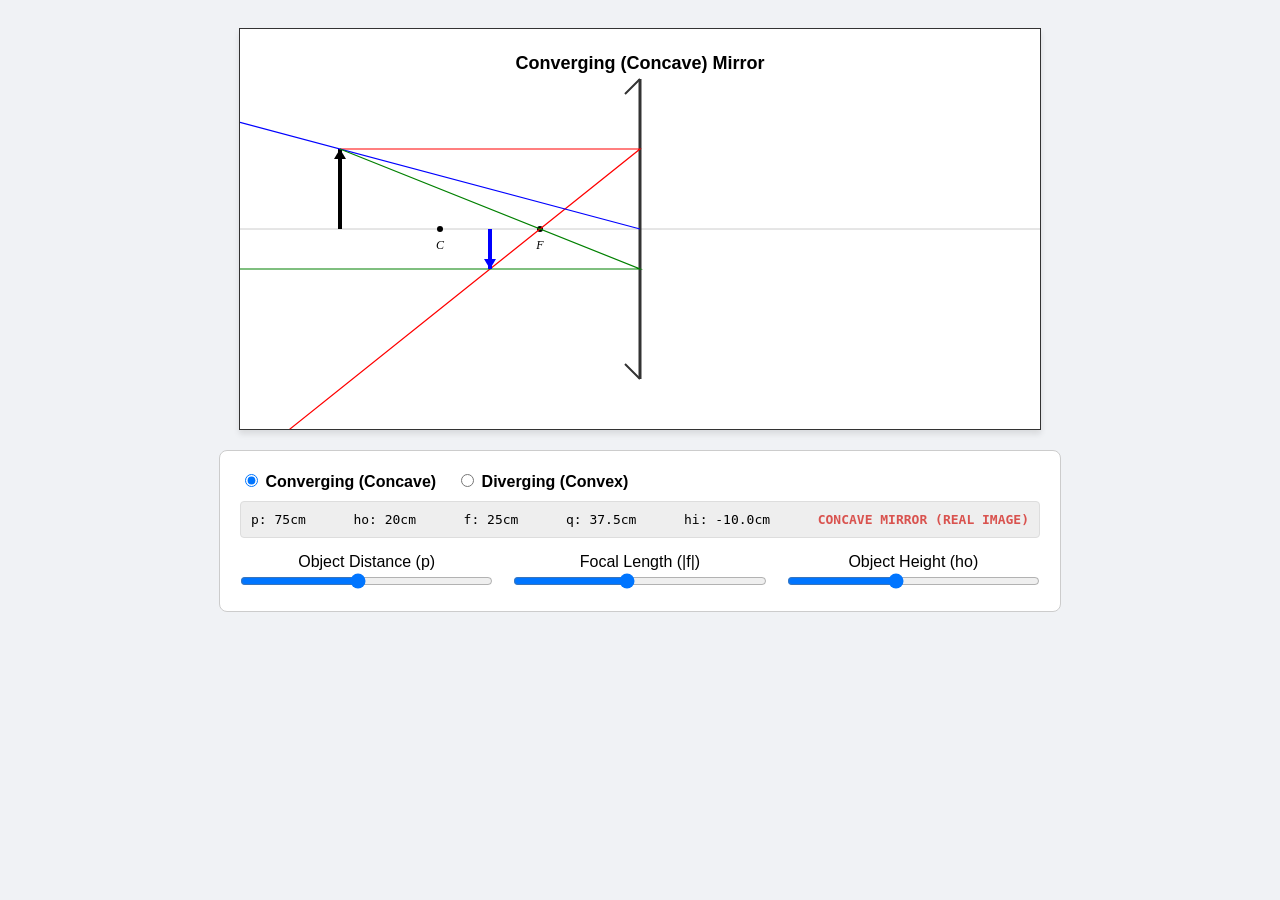
<file: apps/thin-mirrors/index.html>
<!DOCTYPE html>
<html lang="en">
<head>
    <meta charset="UTF-8">
    <title>Optics Lab: Spherical Mirrors</title>
    <style>
        body { font-family: sans-serif; display: flex; flex-direction: column; align-items: center; background: #f0f2f5; padding: 20px; }
        canvas { background: white; border: 1px solid #333; box-shadow: 0 4px 6px rgba(0,0,0,0.1); margin-bottom: 20px; }
        .controls { width: 800px; background: white; padding: 20px; border-radius: 8px; border: 1px solid #ccc; }
        .slider-row { display: flex; justify-content: space-around; gap: 20px; margin-top: 15px; }
        .slider-group { flex: 1; display: flex; flex-direction: column; align-items: center; }
        .toggle-group { margin-bottom: 10px; display: flex; gap: 20px; font-weight: bold; }
        input[type="range"] { width: 100%; }
        .stats { display: flex; justify-content: space-between; font-family: monospace; background: #eee; padding: 10px; border-radius: 4px; border: 1px solid #ddd; }
    </style>
</head>
<body>

<canvas id="opticsCanvas" width="800" height="400"></canvas>

<div class="controls">
    <div class="toggle-group">
        <label><input type="radio" name="mirrorType" value="converging" checked onchange="update()"> Converging (Concave)</label>
        <label><input type="radio" name="mirrorType" value="diverging" onchange="update()"> Diverging (Convex)</label>
    </div>

    <div class="stats">
        <span>p: <span id="out-p"></span>cm</span>
        <span>ho: <span id="out-ho"></span>cm</span>
        <span>f: <span id="out-f"></span>cm</span>
        <span>q: <span id="out-q"></span>cm</span>
        <span>hi: <span id="out-hi"></span>cm</span>
        <span id="case-label" style="font-weight:bold; color:#d9534f;"></span>
    </div>

    <div class="slider-row">
        <div class="slider-group">
            <label>Object Distance (p)</label>
            <input type="range" id="slide-p" min="10" max="150" value="75">
        </div>
        <div class="slider-group">
            <label>Focal Length (|f|)</label>
            <input type="range" id="slide-f" min="5" max="50" value="25">
        </div>
        <div class="slider-group">
            <label>Object Height (ho)</label>
            <input type="range" id="slide-ho" min="5" max="40" value="20">
        </div>
    </div>
</div>

<script>
const canvas = document.getElementById('opticsCanvas');
const ctx = canvas.getContext('2d');
const centerX = 400; 
const centerY = 200;
const scale = 4;

function update() {
    const p = parseFloat(document.getElementById('slide-p').value);
    const ho = parseFloat(document.getElementById('slide-ho').value);
    let fInput = parseFloat(document.getElementById('slide-f').value);
    
    const isDiverging = document.querySelector('input[name="mirrorType"]:checked').value === 'diverging';
    const f = isDiverging ? -fInput : fInput;

    const denom = (1/f) - (1/p);
    let q, hi, isInfinite = false;

    if (Math.abs(denom) < 0.001) {
        isInfinite = true;
        q = 9999; hi = -ho;
    } else {
        q = 1 / denom;
        hi = -(q / p) * ho;
    }

    document.getElementById('out-p').innerText = p;
    document.getElementById('out-ho').innerText = ho;
    document.getElementById('out-f').innerText = Math.abs(f);
    document.getElementById('out-q').innerText = isInfinite ? "∞" : q.toFixed(1);
    document.getElementById('out-hi').innerText = isInfinite ? "∞" : hi.toFixed(1);
    
    const label = document.getElementById('case-label');
    if (isDiverging) label.innerText = "DIVERGING MIRROR (VIRTUAL)";
    else if (isInfinite) label.innerText = "AT FOCUS (NO IMAGE)";
    else if (p < f) label.innerText = "WITHIN f (VIRTUAL & ENLARGED)";
    else label.innerText = "CONCAVE MIRROR (REAL IMAGE)";

    const pxS = centerX - (p * scale);
    const pyS = centerY - (ho * scale);
    const qxS = centerX - (q * scale);
    const qyS = centerY - (hi * scale);

    draw(f, ho, q, hi, isInfinite, pxS, pyS, qxS, qyS, isDiverging);
}

function draw(f, ho, q, hi, isInfinite, pxS, pyS, qxS, qyS, isDiverging) {
    ctx.clearRect(0, 0, canvas.width, canvas.height);
    const absF = Math.abs(f);

    ctx.fillStyle = "black";
    ctx.font = "bold 18px sans-serif";
    ctx.textAlign = "center";
    ctx.fillText(isDiverging ? "Diverging (Convex) Mirror" : "Converging (Concave) Mirror", centerX, 40);

    ctx.strokeStyle = '#ccc'; ctx.lineWidth = 1;
    ctx.beginPath(); ctx.moveTo(0, centerY); ctx.lineTo(800, centerY); ctx.stroke();
    
    ctx.strokeStyle = '#333'; ctx.lineWidth = 3;
    ctx.beginPath(); ctx.moveTo(centerX, 50); ctx.lineTo(centerX, 350); ctx.stroke();
    
    // TWO GLYPHS: One top, one bottom
    ctx.lineWidth = 2;
    ctx.beginPath();
    if (isDiverging) {
        // Convex: Bulge toward object. 
        // Glyphs point to the RIGHT (away from object)
        ctx.moveTo(centerX, 50); ctx.lineTo(centerX + 15, 65);
        ctx.moveTo(centerX, 350); ctx.lineTo(centerX + 15, 335);
    } else {
        // Concave: Caving away from object. 
        // Glyphs point to the LEFT (flipping to wrap toward object)
        ctx.moveTo(centerX, 50); ctx.lineTo(centerX - 15, 65);
        ctx.moveTo(centerX, 350); ctx.lineTo(centerX - 15, 335);
    }
    ctx.stroke();

    const fPos = isDiverging ? centerX + absF*scale : centerX - absF*scale;
    const cPos = isDiverging ? centerX + 2*absF*scale : centerX - 2*absF*scale;
    
    drawPoint(fPos, "F");
    drawPoint(cPos, "C");

    drawArrow(pxS, centerY, ho * scale, 'black');

    if (!isInfinite) {
        const isVirtual = q < 0;
        drawMirrorRays(pxS, pyS, qxS, qyS, fPos, isVirtual);
        drawArrow(qxS, centerY, hi * scale, isVirtual ? '#f1c40f' : 'blue');
    }
}

function drawPoint(x, label) {
    ctx.fillStyle = "black";
    ctx.beginPath(); ctx.arc(x, centerY, 3, 0, Math.PI*2); ctx.fill();
    ctx.font = "italic 12px serif";
    ctx.textAlign = "center";
    ctx.fillText(label, x, centerY + 20);
}

function drawMirrorRays(pxS, pyS, qxS, qyS, fPos, isVirtual) {
    ctx.lineWidth = 1.2;
    // Red: Parallel to Mirror, reflect thru/from F
    ctx.strokeStyle = 'red';
    ctx.beginPath(); ctx.moveTo(pxS, pyS); ctx.lineTo(centerX, pyS);
    let rSlope = (pyS - centerY) / (centerX - fPos);
    ctx.lineTo(0, pyS + (0 - centerX) * rSlope); ctx.stroke();

    // Blue: To Vertex, reflect equal angle
    ctx.strokeStyle = 'blue';
    ctx.beginPath(); ctx.moveTo(pxS, pyS); ctx.lineTo(centerX, centerY);
    let bSlope = (centerY - pyS) / (centerX - pxS);
    ctx.lineTo(0, centerY + (0 - centerX) * bSlope); ctx.stroke();

    // Green: Toward F, reflect Parallel
    ctx.strokeStyle = 'green';
    ctx.beginPath(); ctx.moveTo(pxS, pyS); ctx.lineTo(centerX, qyS); ctx.lineTo(0, qyS); ctx.stroke();

    if (isVirtual) {
        ctx.setLineDash([5, 5]);
        ctx.strokeStyle = 'rgba(0,0,0,0.3)';
        ctx.beginPath();
        ctx.moveTo(centerX, pyS); ctx.lineTo(qxS, qyS);
        ctx.moveTo(centerX, centerY); ctx.lineTo(qxS, qyS);
        ctx.moveTo(centerX, qyS); ctx.lineTo(qxS, qyS);
        ctx.stroke(); ctx.setLineDash([]);
    }
}

function drawArrow(x, y, h, color) {
    if (isNaN(x) || Math.abs(x) > 2000) return;
    ctx.strokeStyle = color; ctx.fillStyle = color; ctx.lineWidth = 4;
    ctx.beginPath(); ctx.moveTo(x, y); ctx.lineTo(x, y - h); ctx.stroke();
    const head = 10; const dir = h > 0 ? 1 : -1;
    ctx.beginPath(); ctx.moveTo(x-6, y-h+head*dir); ctx.lineTo(x, y-h); ctx.lineTo(x+6, y-h+head*dir); ctx.fill();
}

document.querySelectorAll('input').forEach(input => input.addEventListener('input', update));
update();
</script>
</body>
</html>
</file>
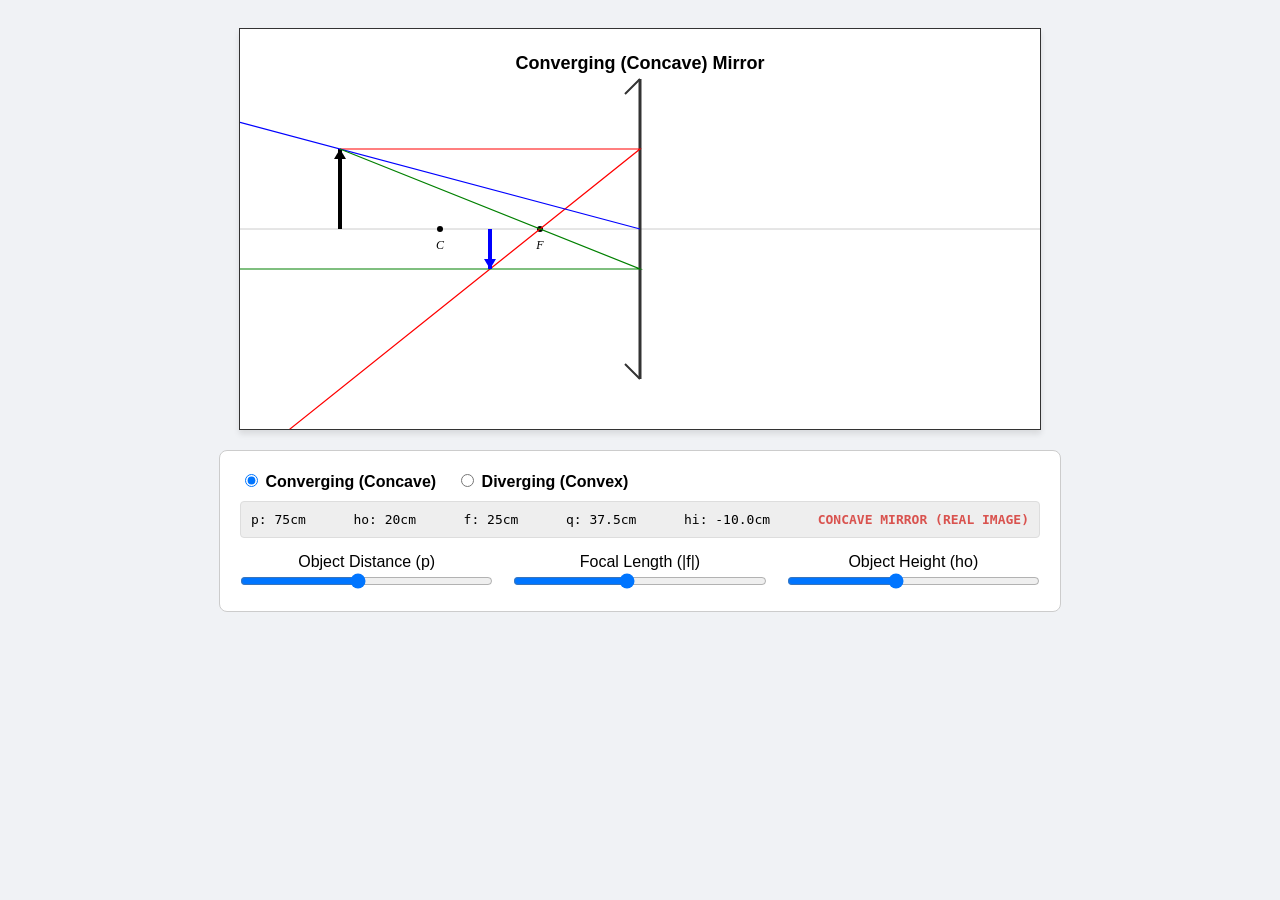
<file: apps/index.html.html>
<!DOCTYPE html>
<html lang="en">
<head>
    <meta charset="UTF-8">
    <title>Optics Lab: Spherical Mirrors</title>
    <style>
        body { font-family: sans-serif; display: flex; flex-direction: column; align-items: center; background: #f0f2f5; padding: 20px; }
        canvas { background: white; border: 1px solid #333; box-shadow: 0 4px 6px rgba(0,0,0,0.1); margin-bottom: 20px; }
        .controls { width: 800px; background: white; padding: 20px; border-radius: 8px; border: 1px solid #ccc; }
        .slider-row { display: flex; justify-content: space-around; gap: 20px; margin-top: 15px; }
        .slider-group { flex: 1; display: flex; flex-direction: column; align-items: center; }
        .toggle-group { margin-bottom: 10px; display: flex; gap: 20px; font-weight: bold; }
        input[type="range"] { width: 100%; }
        .stats { display: flex; justify-content: space-between; font-family: monospace; background: #eee; padding: 10px; border-radius: 4px; border: 1px solid #ddd; }
    </style>
</head>
<body>

<canvas id="opticsCanvas" width="800" height="400"></canvas>

<div class="controls">
    <div class="toggle-group">
        <label><input type="radio" name="mirrorType" value="converging" checked onchange="update()"> Converging (Concave)</label>
        <label><input type="radio" name="mirrorType" value="diverging" onchange="update()"> Diverging (Convex)</label>
    </div>

    <div class="stats">
        <span>p: <span id="out-p"></span>cm</span>
        <span>ho: <span id="out-ho"></span>cm</span>
        <span>f: <span id="out-f"></span>cm</span>
        <span>q: <span id="out-q"></span>cm</span>
        <span>hi: <span id="out-hi"></span>cm</span>
        <span id="case-label" style="font-weight:bold; color:#d9534f;"></span>
    </div>

    <div class="slider-row">
        <div class="slider-group">
            <label>Object Distance (p)</label>
            <input type="range" id="slide-p" min="10" max="150" value="75">
        </div>
        <div class="slider-group">
            <label>Focal Length (|f|)</label>
            <input type="range" id="slide-f" min="5" max="50" value="25">
        </div>
        <div class="slider-group">
            <label>Object Height (ho)</label>
            <input type="range" id="slide-ho" min="5" max="40" value="20">
        </div>
    </div>
</div>

<script>
const canvas = document.getElementById('opticsCanvas');
const ctx = canvas.getContext('2d');
const centerX = 400; 
const centerY = 200;
const scale = 4;

function update() {
    const p = parseFloat(document.getElementById('slide-p').value);
    const ho = parseFloat(document.getElementById('slide-ho').value);
    let fInput = parseFloat(document.getElementById('slide-f').value);
    
    const isDiverging = document.querySelector('input[name="mirrorType"]:checked').value === 'diverging';
    const f = isDiverging ? -fInput : fInput;

    const denom = (1/f) - (1/p);
    let q, hi, isInfinite = false;

    if (Math.abs(denom) < 0.001) {
        isInfinite = true;
        q = 9999; hi = -ho;
    } else {
        q = 1 / denom;
        hi = -(q / p) * ho;
    }

    document.getElementById('out-p').innerText = p;
    document.getElementById('out-ho').innerText = ho;
    document.getElementById('out-f').innerText = Math.abs(f);
    document.getElementById('out-q').innerText = isInfinite ? "∞" : q.toFixed(1);
    document.getElementById('out-hi').innerText = isInfinite ? "∞" : hi.toFixed(1);
    
    const label = document.getElementById('case-label');
    if (isDiverging) label.innerText = "DIVERGING MIRROR (VIRTUAL)";
    else if (isInfinite) label.innerText = "AT FOCUS (NO IMAGE)";
    else if (p < f) label.innerText = "WITHIN f (VIRTUAL & ENLARGED)";
    else label.innerText = "CONCAVE MIRROR (REAL IMAGE)";

    const pxS = centerX - (p * scale);
    const pyS = centerY - (ho * scale);
    const qxS = centerX - (q * scale);
    const qyS = centerY - (hi * scale);

    draw(f, ho, q, hi, isInfinite, pxS, pyS, qxS, qyS, isDiverging);
}

function draw(f, ho, q, hi, isInfinite, pxS, pyS, qxS, qyS, isDiverging) {
    ctx.clearRect(0, 0, canvas.width, canvas.height);
    const absF = Math.abs(f);

    ctx.fillStyle = "black";
    ctx.font = "bold 18px sans-serif";
    ctx.textAlign = "center";
    ctx.fillText(isDiverging ? "Diverging (Convex) Mirror" : "Converging (Concave) Mirror", centerX, 40);

    ctx.strokeStyle = '#ccc'; ctx.lineWidth = 1;
    ctx.beginPath(); ctx.moveTo(0, centerY); ctx.lineTo(800, centerY); ctx.stroke();
    
    ctx.strokeStyle = '#333'; ctx.lineWidth = 3;
    ctx.beginPath(); ctx.moveTo(centerX, 50); ctx.lineTo(centerX, 350); ctx.stroke();
    
    // TWO GLYPHS: One top, one bottom
    ctx.lineWidth = 2;
    ctx.beginPath();
    if (isDiverging) {
        // Convex: Bulge toward object. 
        // Glyphs point to the RIGHT (away from object)
        ctx.moveTo(centerX, 50); ctx.lineTo(centerX + 15, 65);
        ctx.moveTo(centerX, 350); ctx.lineTo(centerX + 15, 335);
    } else {
        // Concave: Caving away from object. 
        // Glyphs point to the LEFT (flipping to wrap toward object)
        ctx.moveTo(centerX, 50); ctx.lineTo(centerX - 15, 65);
        ctx.moveTo(centerX, 350); ctx.lineTo(centerX - 15, 335);
    }
    ctx.stroke();

    const fPos = isDiverging ? centerX + absF*scale : centerX - absF*scale;
    const cPos = isDiverging ? centerX + 2*absF*scale : centerX - 2*absF*scale;
    
    drawPoint(fPos, "F");
    drawPoint(cPos, "C");

    drawArrow(pxS, centerY, ho * scale, 'black');

    if (!isInfinite) {
        const isVirtual = q < 0;
        drawMirrorRays(pxS, pyS, qxS, qyS, fPos, isVirtual);
        drawArrow(qxS, centerY, hi * scale, isVirtual ? '#f1c40f' : 'blue');
    }
}

function drawPoint(x, label) {
    ctx.fillStyle = "black";
    ctx.beginPath(); ctx.arc(x, centerY, 3, 0, Math.PI*2); ctx.fill();
    ctx.font = "italic 12px serif";
    ctx.textAlign = "center";
    ctx.fillText(label, x, centerY + 20);
}

function drawMirrorRays(pxS, pyS, qxS, qyS, fPos, isVirtual) {
    ctx.lineWidth = 1.2;
    // Red: Parallel to Mirror, reflect thru/from F
    ctx.strokeStyle = 'red';
    ctx.beginPath(); ctx.moveTo(pxS, pyS); ctx.lineTo(centerX, pyS);
    let rSlope = (pyS - centerY) / (centerX - fPos);
    ctx.lineTo(0, pyS + (0 - centerX) * rSlope); ctx.stroke();

    // Blue: To Vertex, reflect equal angle
    ctx.strokeStyle = 'blue';
    ctx.beginPath(); ctx.moveTo(pxS, pyS); ctx.lineTo(centerX, centerY);
    let bSlope = (centerY - pyS) / (centerX - pxS);
    ctx.lineTo(0, centerY + (0 - centerX) * bSlope); ctx.stroke();

    // Green: Toward F, reflect Parallel
    ctx.strokeStyle = 'green';
    ctx.beginPath(); ctx.moveTo(pxS, pyS); ctx.lineTo(centerX, qyS); ctx.lineTo(0, qyS); ctx.stroke();

    if (isVirtual) {
        ctx.setLineDash([5, 5]);
        ctx.strokeStyle = 'rgba(0,0,0,0.3)';
        ctx.beginPath();
        ctx.moveTo(centerX, pyS); ctx.lineTo(qxS, qyS);
        ctx.moveTo(centerX, centerY); ctx.lineTo(qxS, qyS);
        ctx.moveTo(centerX, qyS); ctx.lineTo(qxS, qyS);
        ctx.stroke(); ctx.setLineDash([]);
    }
}

function drawArrow(x, y, h, color) {
    if (isNaN(x) || Math.abs(x) > 2000) return;
    ctx.strokeStyle = color; ctx.fillStyle = color; ctx.lineWidth = 4;
    ctx.beginPath(); ctx.moveTo(x, y); ctx.lineTo(x, y - h); ctx.stroke();
    const head = 10; const dir = h > 0 ? 1 : -1;
    ctx.beginPath(); ctx.moveTo(x-6, y-h+head*dir); ctx.lineTo(x, y-h); ctx.lineTo(x+6, y-h+head*dir); ctx.fill();
}

document.querySelectorAll('input').forEach(input => input.addEventListener('input', update));
update();
</script>
</body>
</html>
</file>
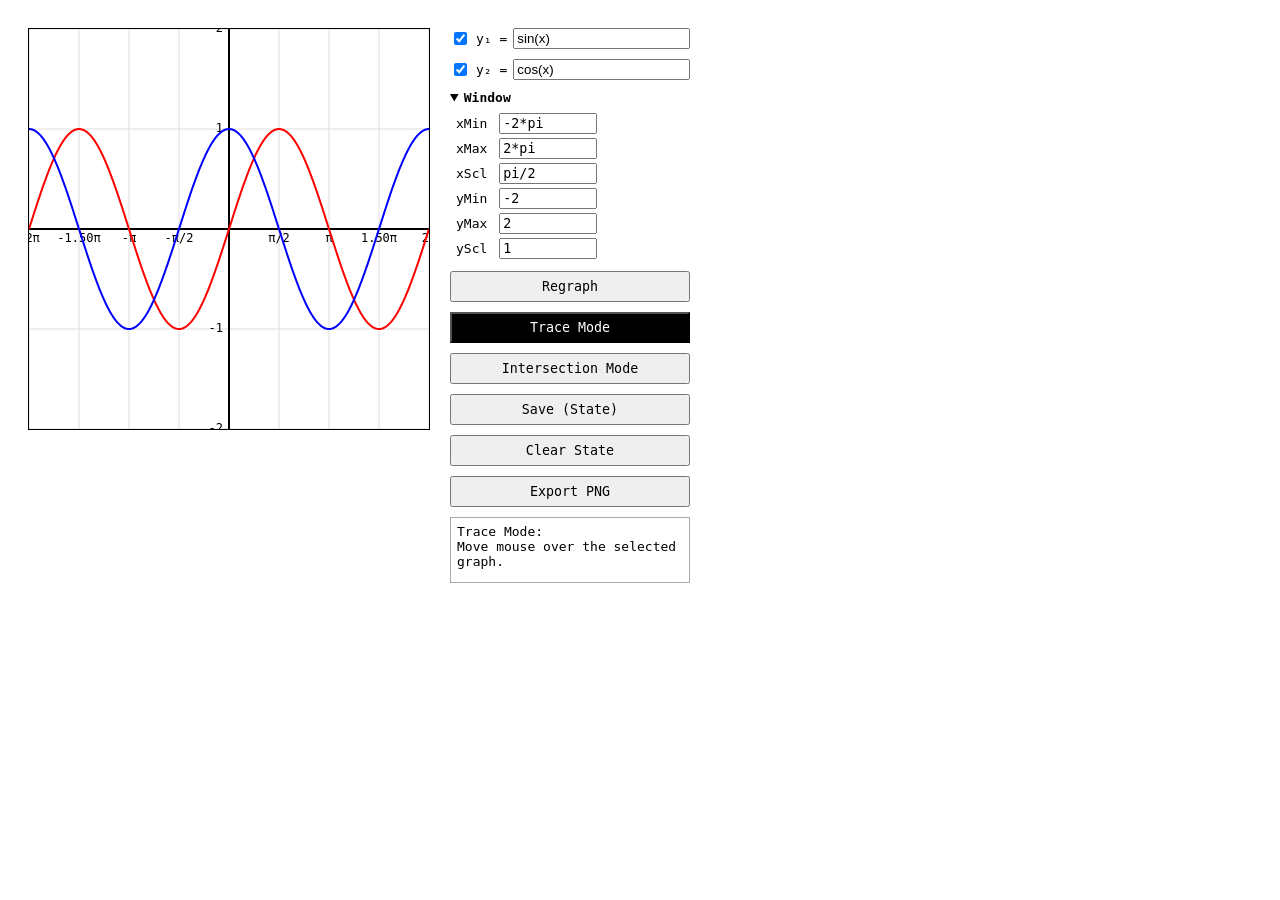
<file: apps/graphics-calculator/index.html.html>
<!DOCTYPE html>
<html lang="en">
<head>
<meta charset="UTF-8">
<title>Graphing Calculator v5 (v4 + TI-84 Intersection)</title>

<style>
  body {
    font-family: monospace;
    padding: 20px;
  }

  .container {
    display: flex;
    gap: 20px;
    align-items: flex-start;
  }

  canvas {
    border: 1px solid black;
  }

  .controls {
    width: 240px;
  }

  .equation-box {
    display: flex;
    align-items: center;
    gap: 6px;
    margin-bottom: 10px;
  }

  .equation-label {
    white-space: nowrap;
    width: 40px;
  }

  .equation-box input[type="text"] {
    flex: 1;
    font-family: monospace;
  }

  summary {
    cursor: pointer;
    user-select: none;
    font-weight: bold;
  }

  .window-table {
    border-collapse: collapse;
    margin-top: 6px;
  }

  .window-table td {
    padding: 2px 6px;
  }

  .window-table input {
    width: 90px;
    font-family: monospace;
  }

  button {
    margin-top: 10px;
    width: 100%;
    font-family: monospace;
    padding: 6px;
  }

  .modeButton.active {
    background: black;
    color: white;
  }

  .status {
    margin-top: 10px;
    padding: 6px;
    border: 1px solid #aaa;
    min-height: 52px;
    white-space: pre-line;
  }
</style>
</head>

<body>

<div class="container">

  <canvas id="graph" width="400" height="400" tabindex="0"></canvas>

  <div class="controls">

    <!-- Equations -->
    <div class="equation-box">
      <input type="checkbox" id="chk1" checked>
      <span class="equation-label">y₁ =</span>
      <input id="equation1" value="sin(x)">
    </div>

    <div class="equation-box">
      <input type="checkbox" id="chk2" checked>
      <span class="equation-label">y₂ =</span>
      <input id="equation2" value="cos(x)">
    </div>

    <!-- Window -->
    <details open>
      <summary>Window</summary>
      <table class="window-table">
        <tr><td>xMin</td><td><input id="xMin" value="-2*pi"></td></tr>
        <tr><td>xMax</td><td><input id="xMax" value="2*pi"></td></tr>
        <tr><td>xScl</td><td><input id="xScl" value="pi/2"></td></tr>

        <tr><td>yMin</td><td><input id="yMin" value="-2"></td></tr>
        <tr><td>yMax</td><td><input id="yMax" value="2"></td></tr>
        <tr><td>yScl</td><td><input id="yScl" value="1"></td></tr>
      </table>
    </details>

    <button onclick="regraph()">Regraph</button>

    <button id="traceBtn" class="modeButton active" onclick="setMode('trace')">Trace Mode</button>
    <button id="intersectBtn" class="modeButton" onclick="setMode('intersect')">Intersection Mode</button>

    <button onclick="saveState()">Save (State)</button>
    <button onclick="clearState()">Clear State</button>

    <button onclick="exportPNG()">Export PNG</button>

    <div id="status" class="status"></div>

  </div>
</div>

<script>
/* =====================================================
   Setup (v4 foundation)
===================================================== */
const canvas = document.getElementById("graph");
const ctx = canvas.getContext("2d", { willReadFrequently: true });

canvas.addEventListener("click", () => {
  canvas.focus();
});

// remembers last mouse position on canvas
let lastTracePx = null;   


let currentWindow = null;
let graphImage = null;

// Trace uses ONE selected function (like v4), chosen by checkboxes
let currentFunction = null;

// Two functions for graphing/intersection
let f1 = null;
let f2 = null;

/* =====================================================
   DOM references
===================================================== */
const xMinEl = document.getElementById("xMin");
const xMaxEl = document.getElementById("xMax");
const yMinEl = document.getElementById("yMin");
const yMaxEl = document.getElementById("yMax");
const xSclEl = document.getElementById("xScl");
const ySclEl = document.getElementById("yScl");

const chk1El = document.getElementById("chk1");
const chk2El = document.getElementById("chk2");

const eq1El = document.getElementById("equation1");
const eq2El = document.getElementById("equation2");

const statusEl = document.getElementById("status");

chk1El.addEventListener("change", regraph);
chk2El.addEventListener("change", regraph);


/* =====================================================
   Mode + TI-84 Intersection State (ADD-ON BLOCK)
===================================================== */
let mode = "trace";

// TI-84 stages: 0 off, 1 pick left, 2 pick right, 3 solve
let intersectStage = 0;
let markerX = null;
let xLeft = null;
let xRight = null;
let traceIndex = 1; // 1 = y1, 2 = y2


function updateTraceFunction() {

  // If tracing y1 but y1 is OFF, switch to y2
  if (traceIndex === 1 && (!chk1El.checked || !f1)) {
    traceIndex = 2;
  }

  // If tracing y2 but y2 is OFF, switch to y1
  if (traceIndex === 2 && (!chk2El.checked || !f2)) {
    traceIndex = 1;
  }

  // Assign currentFunction based on traceIndex
  if (traceIndex === 1 && chk1El.checked && f1) {
    currentFunction = f1;
    return;
  }

  if (traceIndex === 2 && chk2El.checked && f2) {
    currentFunction = f2;
    return;
  }

  // If neither is available, trace nothing
  currentFunction = null;
}



function setStatus(msg) {
  statusEl.textContent = msg;
}

function setMode(newMode) {

  if (mode === newMode) return;

  mode = newMode;

  document.getElementById("traceBtn").classList.remove("active");
  document.getElementById("intersectBtn").classList.remove("active");

  /* ===============================
     TRACE MODE
  =============================== */
  if (mode === "trace") {

    document.getElementById("traceBtn").classList.add("active");

    // Ensure graph + functions are ready
    regraph();

    // Select correct trace function
    updateTraceFunction();

    setStatus("Trace Mode:\nClick the graph, then press ↑ ↓ to switch curves.");
    return;
  }

  /* ===============================
     INTERSECTION MODE
  =============================== */
  if (mode === "intersect") {

    document.getElementById("intersectBtn").classList.add("active");

    // Must have a graph snapshot first
    if (!currentWindow || !graphImage) {
      setStatus("Intersection Mode:\nClick Regraph first.");
      return;
    }

    // Start boundary selection
    intersectStage = 1;
    markerX = (currentWindow.xMin + currentWindow.xMax) / 2;

    setStatus(
      "Intersection Mode (TI-84 style)\n" +
      "Step 1: Move marker LEFT of intersection (← →)\n" +
      "Press ENTER to set Left Boundary."
    );

    drawMarker(markerX, "red");
    return;
  }
}


/* =====================================================
   Calculator-style preprocessing (v4)
===================================================== */
function preprocess(expr) {
  return expr
    .replace(/\^/g, "**")
    .replace(/\bln\b/g, "Math.log")
    .replace(/\blog\b/g, "Math.log10")
    .replace(/\bsin\b/g, "Math.sin")
    .replace(/\bcos\b/g, "Math.cos")
    .replace(/\btan\b/g, "Math.tan")
    .replace(/\bsqrt\b/g, "Math.sqrt")
    .replace(/\bexp\b/g, "Math.exp")
    .replace(/\bpi\b/g, "Math.PI")
    .replace(/\be\b/g, "Math.E");
}

/* =====================================================
   Parse window inputs (v4 stable!)
===================================================== */
function parseInput(str) {
  const cleaned = String(str)
    .toLowerCase()
    .replace(/\s+/g, "")
    .replace(/pi/g, "Math.PI");

  return Function("return (" + cleaned + ")")();
}

/* =====================================================
   Format π axis labels (v4)
===================================================== */
function formatPiLabel(x) {
  const frac = x / Math.PI;

  if (Math.abs(frac) < 1e-10) return "0";
  if (Math.abs(frac - 1) < 1e-10) return "π";
  if (Math.abs(frac + 1) < 1e-10) return "-π";

  if (Math.abs(frac - 0.5) < 1e-10) return "π/2";
  if (Math.abs(frac + 0.5) < 1e-10) return "-π/2";

  if (Math.abs(frac - 2) < 1e-10) return "2π";
  if (Math.abs(frac + 2) < 1e-10) return "-2π";

  return frac.toFixed(2) + "π";
}

/* =====================================================
   Controller (v4 + small extension)
===================================================== */
function regraph() {
  // Read window values (v4)
  const xMin = parseInput(xMinEl.value);
  const xMax = parseInput(xMaxEl.value);
  const yMin = parseInput(yMinEl.value);
  const yMax = parseInput(yMaxEl.value);
  const xScl = parseInput(xSclEl.value);
  const yScl = parseInput(ySclEl.value);

  ctx.setTransform(1,0,0,1,0,0);
  ctx.clearRect(0,0,canvas.width,canvas.height);

  const scaleX = canvas.width / (xMax - xMin);
  const scaleY = canvas.height / (yMax - yMin);

  currentWindow = { xMin, xMax, yMin, yMax, scaleX, scaleY };

  // Background
  drawGridPixel(xMin, xMax, yMin, yMax, xScl, yScl, scaleX, scaleY);
  drawAxesPixel(xMin, xMax, yMin, yMax, scaleX, scaleY);
  drawAxisLabelsPixel(xMin, xMax, yMin, yMax, xScl, yScl, scaleX, scaleY);

  // Compile functions fresh each time
  f1 = compileFunction(eq1El.value);
  f2 = compileFunction(eq2El.value);

  // ✅ Choose trace target using traceIndex system
  updateTraceFunction();

  // Draw only enabled graphs
  if (f1 && chk1El.checked) drawFunctionCompiled(f1, "red");
  if (f2 && chk2El.checked) drawFunctionCompiled(f2, "blue");


  
  // Snapshot
  graphImage = ctx.getImageData(0, 0, canvas.width, canvas.height);

  // Status
  if (mode === "intersect") {
    // restart marker selection after a redraw
    intersectStage = 1;
    markerX = (currentWindow.xMin + currentWindow.xMax) / 2;
    setStatus(
      "Intersection Mode (TI-84 style)\n" +
      "Step 1: Move marker LEFT of the intersection (← →)\n" +
      "Press ENTER to set Left Boundary."
    );
    drawMarker(markerX, "red");
  } else {
    setStatus("Trace Mode:\nMove mouse over the selected graph.");
  }
}

function compileFunction(expr) {
  try {
    return new Function("x", "return " + preprocess(expr));
  } catch {
    return null;
  }
}

/* =====================================================
   Grid (v4)
===================================================== */
function drawGridPixel(xMin, xMax, yMin, yMax, xScl, yScl, scaleX, scaleY) {
  ctx.strokeStyle = "#ddd";
  ctx.lineWidth = 1;
  ctx.beginPath();

  for (let x = Math.ceil(xMin/xScl)*xScl; x <= xMax; x += xScl) {
    if (Math.abs(x) < 1e-10) continue;
    const px = (x - xMin) * scaleX;
    ctx.moveTo(px, 0);
    ctx.lineTo(px, canvas.height);
  }

  for (let y = Math.ceil(yMin/yScl)*yScl; y <= yMax; y += yScl) {
    if (Math.abs(y) < 1e-10) continue;
    const py = (yMax - y) * scaleY;
    ctx.moveTo(0, py);
    ctx.lineTo(canvas.width, py);
  }

  ctx.stroke();
}

/* =====================================================
   Axes (v4)
===================================================== */
function drawAxesPixel(xMin, xMax, yMin, yMax, scaleX, scaleY) {
  ctx.fillStyle = "#000";

  if (xMin <= 0 && xMax >= 0) {
    const x0 = (0 - xMin) * scaleX;
    ctx.fillRect(x0 - 1, 0, 2, canvas.height);
  }

  if (yMin <= 0 && yMax >= 0) {
    const y0 = (yMax - 0) * scaleY;
    ctx.fillRect(0, y0 - 1, canvas.width, 2);
  }
}

/* =====================================================
   Axis Labels (v4, but checks y1/y2 for trig)
===================================================== */
function drawAxisLabelsPixel(xMin, xMax, yMin, yMax, xScl, yScl, scaleX, scaleY) {
  ctx.fillStyle = "#000";
  ctx.font = "12px monospace";

  const isTrig =
    eq1El.value.includes("sin") || eq1El.value.includes("cos") || eq1El.value.includes("tan") ||
    eq2El.value.includes("sin") || eq2El.value.includes("cos") || eq2El.value.includes("tan");

  // X-axis labels
  if (yMin <= 0 && yMax >= 0) {
    const y0 = (yMax - 0) * scaleY;

    let lastLabelPx = -Infinity;
    const MIN_SPACING = 40;

    for (let x = Math.ceil(xMin/xScl)*xScl; x <= xMax; x += xScl) {
      if (Math.abs(x) < 1e-10) continue;

      const px = (x - xMin) * scaleX;
      if (px - lastLabelPx < MIN_SPACING) continue;

      const label = isTrig ? formatPiLabel(x) : x.toFixed(2);

      ctx.textAlign = "center";
      ctx.textBaseline = "top";
      ctx.fillText(label, px, y0 + 4);

      lastLabelPx = px;
    }
  }

  // Y-axis labels
  if (xMin <= 0 && xMax >= 0) {
    const x0 = (0 - xMin) * scaleX;

    let lastLabelPy = Infinity;
    const MIN_SPACING = 24;

    for (let y = Math.ceil(yMin/yScl)*yScl; y <= yMax; y += yScl) {
      if (Math.abs(y) < 1e-10) continue;

      const py = (yMax - y) * scaleY;
      if (lastLabelPy - py < MIN_SPACING) continue;

      ctx.textAlign = "right";
      ctx.textBaseline = "middle";
      ctx.fillText(y.toString(), x0 - 6, py);

      lastLabelPy = py;
    }
  }
}

/* =====================================================
   Function Plotting (v4 logic preserved)
===================================================== */
function drawFunctionCompiled(f, color) {
  const { xMin, xMax, yMax, scaleX, scaleY } = currentWindow;

  ctx.setTransform(1,0,0,1,0,0);
  ctx.strokeStyle = color;
  ctx.lineWidth = 2;

  const step = (xMax - xMin) / canvas.width;
  let drawing = false;

  ctx.beginPath();

  for (let x = xMin; x <= xMax; x += step) {
    let y;
    try { y = f(x); }
    catch { drawing = false; continue; }

    const px = (x - xMin) * scaleX;
    const py = (yMax - y) * scaleY;

    if (!isFinite(y)) {
      drawing = false;
      continue;
    }

    if (!drawing) {
      ctx.moveTo(px, py);
      drawing = true;
    } else {
      ctx.lineTo(px, py);
    }
  }

  ctx.stroke();
}

/* =====================================================
   Save/Load State (equations + window)
===================================================== */
function saveState() {
  const state = {
    equation1: eq1El.value,
    equation2: eq2El.value,
    chk1: chk1El.checked,
    chk2: chk2El.checked,
    xMin: xMinEl.value,
    xMax: xMaxEl.value,
    xScl: xSclEl.value,
    yMin: yMinEl.value,
    yMax: yMaxEl.value,
    yScl: ySclEl.value
  };

  localStorage.setItem("savedGraph", JSON.stringify(state));
  setStatus("Saved calculator state to localStorage.");
}

function loadSavedGraph() {
  const saved = localStorage.getItem("savedGraph");
  if (!saved) return;

  const state = JSON.parse(saved);

  if (state.equation1 !== undefined) eq1El.value = state.equation1;
  if (state.equation2 !== undefined) eq2El.value = state.equation2;

  if (state.chk1 !== undefined) chk1El.checked = state.chk1;
  if (state.chk2 !== undefined) chk2El.checked = state.chk2;

  if (state.xMin !== undefined) xMinEl.value = state.xMin;
  if (state.xMax !== undefined) xMaxEl.value = state.xMax;
  if (state.xScl !== undefined) xSclEl.value = state.xScl;
  if (state.yMin !== undefined) yMinEl.value = state.yMin;
  if (state.yMax !== undefined) yMaxEl.value = state.yMax;
  if (state.yScl !== undefined) ySclEl.value = state.yScl;
}

function clearState() {
  localStorage.removeItem("savedGraph");

  // Reset to simple defaults (you can change these later)
  chk1El.checked = true;
  chk2El.checked = true;

  eq1El.value = "sin(x)";
  eq2El.value = "cos(x)";

  xMinEl.value = "-2*pi";
  xMaxEl.value = "2*pi";
  xSclEl.value = "pi/2";
  yMinEl.value = "-2";
  yMaxEl.value = "2";
  ySclEl.value = "1";

  setStatus("Cleared saved state.\nRestored defaults.");
  regraph();
}

/* =====================================================
   Export PNG (separate meaning)
===================================================== */
function exportPNG() {
  const link = document.createElement("a");
  link.download = "graph.png";
  link.href = canvas.toDataURL("image/png");
  link.click();
}

/* =====================================================
  small helper that redraws the trace dot
===================================================== */
function redrawTraceAt(px) {

  if (!currentFunction || !currentWindow || !graphImage) return;

  // Convert pixel → math x
  const x = currentWindow.xMin + px / currentWindow.scaleX;

  // Evaluate selected function
  let y;
  try {
    y = currentFunction(x);
  } catch {
    return;
  }

  if (!isFinite(y)) return;

  // Convert math y → pixel y
  const py = (currentWindow.yMax - y) * currentWindow.scaleY;

  if (py < 0 || py > canvas.height) return;

  // Restore clean graph
  ctx.putImageData(graphImage, 0, 0);

  // Draw dot
  ctx.fillStyle = "blue";
  ctx.beginPath();
  ctx.arc(px, py, 5, 0, 2 * Math.PI);
  ctx.fill();

  // Draw coordinate label
  const label = `x=${x.toFixed(2)}, y=${y.toFixed(2)}`;

  ctx.font = "12px monospace";
  ctx.textAlign = "right";
  ctx.textBaseline = "bottom";

  ctx.fillStyle = "black";
  ctx.fillText(label, canvas.width - 10, canvas.height - 10);
}


/* =====================================================
   TRACE FEATURE (v4 preserved)
===================================================== */
canvas.addEventListener("mousemove", (event) => {
  if (mode !== "trace") return;
  if (!currentFunction || !currentWindow || !graphImage) return;

  const rect = canvas.getBoundingClientRect();
  const px = event.clientX - rect.left;
  lastTracePx = px;

  const x = currentWindow.xMin + px / currentWindow.scaleX;

  let y;
  try { y = currentFunction(x); }
  catch { return; }

  if (!isFinite(y)) return;

  const py = (currentWindow.yMax - y) * currentWindow.scaleY;
  if (py < 0 || py > canvas.height) return;

  ctx.putImageData(graphImage, 0, 0);

  // Dot
  ctx.fillStyle = "blue";
  ctx.beginPath();
  ctx.arc(px, py, 5, 0, 2 * Math.PI);
  ctx.fill();

  // Label
  const label = `x=${x.toFixed(2)}, y=${y.toFixed(2)}`;

  ctx.font = "12px monospace";
  ctx.textAlign = "right";
  ctx.textBaseline = "bottom";

  const margin = 10;
  const textX = canvas.width - margin;
  const textY = canvas.height - margin;

  const metrics = ctx.measureText(label);
  const boxWidth = metrics.width + 12;
  const boxHeight = 20;

  ctx.fillStyle = "white";
  ctx.fillRect(textX - boxWidth, textY - boxHeight, boxWidth, boxHeight);

  ctx.strokeStyle = "black";
  ctx.strokeRect(textX - boxWidth, textY - boxHeight, boxWidth, boxHeight);

  ctx.fillStyle = "black";
  ctx.fillText(label, textX - 6, textY - 5);
});

canvas.addEventListener("mouseleave", () => {
  if (!graphImage) return;
  ctx.putImageData(graphImage, 0, 0);
});

/* =====================================================
   INTERSECTION MODE (ADD-ON BLOCK, TI-84 style)
===================================================== */
function drawMarker(xValue, color) {
  if (!graphImage) return;

  ctx.putImageData(graphImage, 0, 0);

  const px = (xValue - currentWindow.xMin) * currentWindow.scaleX;

  ctx.strokeStyle = color;
  ctx.lineWidth = 2;

  ctx.beginPath();
  ctx.moveTo(px, 0);
  ctx.lineTo(px, canvas.height);
  ctx.stroke();
}

function solveIntersection() {
  // Require both graphs enabled and valid
  if (!(chk1El.checked && chk2El.checked && f1 && f2)) {
    setStatus("Intersection requires BOTH y₁ and y₂ to be enabled and valid.");
    return;
  }

  // Ensure order
  let a = xLeft;
  let b = xRight;
  if (a > b) [a, b] = [b, a];

  function diff(x) {
    return f1(x) - f2(x);
  }

  let fa = diff(a);
  let fb = diff(b);

  if (!isFinite(fa) || !isFinite(fb)) {
    setStatus("Boundary produced invalid values.\nMove boundaries away from asymptotes.");
    return;
  }

  if (fa * fb > 0) {
    setStatus("No sign change between boundaries.\nMove boundaries so the intersection is BETWEEN them.");
    return;
  }

  // Bisection (update fa as we move a)
  for (let i = 0; i < 60; i++) {
    const mid = (a + b) / 2;
    const fm = diff(mid);

    if (!isFinite(fm)) {
      a = a + (b - a) * 0.01;
      fa = diff(a);
      continue;
    }

    if (fa * fm <= 0) {
      b = mid;
      fb = fm;
    } else {
      a = mid;
      fa = fm;
    }
  }

  const rootX = (a + b) / 2;
  let rootY;
  try { rootY = f1(rootX); } catch { rootY = NaN; }

  ctx.putImageData(graphImage, 0, 0);

  const px = (rootX - currentWindow.xMin) * currentWindow.scaleX;
  const py = (currentWindow.yMax - rootY) * currentWindow.scaleY;

  ctx.fillStyle = "purple";
  ctx.beginPath();
  ctx.arc(px, py, 6, 0, 2 * Math.PI);
  ctx.fill();

  ctx.fillStyle = "black";
  ctx.font = "12px monospace";
  ctx.fillText(`(${rootX.toFixed(4)}, ${rootY.toFixed(4)})`, px + 10, py - 10);

  // Keep the point
  graphImage = ctx.getImageData(0, 0, canvas.width, canvas.height);

  setStatus("Intersection found.\nSwitch back to Trace if you want.");
}

document.addEventListener("keydown", (e) => {
  if (mode !== "intersect") return;
  if (!currentWindow || !graphImage) return;

  const step = (currentWindow.xMax - currentWindow.xMin) / 120;

  if (e.key === "ArrowLeft") markerX = Math.max(currentWindow.xMin, markerX - step);
  if (e.key === "ArrowRight") markerX = Math.min(currentWindow.xMax, markerX + step);

  if (e.key === "ArrowLeft" || e.key === "ArrowRight") {
    if (intersectStage === 1) drawMarker(markerX, "red");
    if (intersectStage === 2) drawMarker(markerX, "blue");
  }

  if (e.key === "Enter") {
    if (intersectStage === 1) {
      xLeft = markerX;
      markerX = Math.min(currentWindow.xMax, markerX + (currentWindow.xMax - currentWindow.xMin) / 10);
      intersectStage = 2;
      setStatus("Step 2: Move marker RIGHT of the intersection (← →)\nPress ENTER to set Right Boundary.");
      drawMarker(markerX, "blue");
      return;
    }

    if (intersectStage === 2) {
      xRight = markerX;
      intersectStage = 3;
      setStatus("Step 3: Press ENTER again to compute intersection.");
      return;
    }

    if (intersectStage === 3) {
      solveIntersection();
      intersectStage = 0;
      return;
    }
  }
});

document.addEventListener("keydown", (e) => {

  if (mode !== "trace") return;

  if (e.key === "ArrowUp" || e.key === "ArrowDown") {
    e.preventDefault();  // ✅ stops browser stealing arrow keys

    // Switch trace target
    if (traceIndex === 1 && chk2El.checked) {
      traceIndex = 2;
    }
    else if (traceIndex === 2 && chk1El.checked) {
      traceIndex = 1;
    }

    updateTraceFunction();
	// ✅ Immediately redraw dot on new curve
   if (lastTracePx !== null) {
     redrawTraceAt(lastTracePx);
}


    setStatus(
      "Trace Mode:\n" +
      (traceIndex === 1 ? "Tracing y₁ (red)" : "Tracing y₂ (blue)") +
      "\n(Press ↑ ↓ to switch curves)"
    );
  }
});


/* =====================================================
   Initial draw (v4 preserved pattern)
===================================================== */
loadSavedGraph();
regraph();
setStatus("Trace Mode:\nMove mouse over the selected graph.");
</script>

</body>
</html>
</file>
<file: style.css>
body {
  margin: 0;
  font-family: Arial, sans-serif;
  background: #f4f4f4;
}

.container {
  display: flex;
  height: 100vh;
}

/* Sidebar */
.sidebar {
  width: 220px;
  background: #ffffff;
  border-right: 1px solid #ccc;
  padding: 20px;
}

.sidebar h2 {
  margin-top: 0;
}

.sidebar ul {
  list-style: none;
  padding: 0;
}

.menu-item {
  padding: 10px;
  cursor: pointer;
  border: 1px solid #ccc;
  background: #f9f9f9;
  margin-bottom: 8px;
}

.menu-item.active {
  border: 1px solid #333;
  font-weight: bold;
}

/* Main Panel */
.main-panel {
  flex: 1;
  display: flex;
  justify-content: center;
  align-items: center;
  padding: 40px;
  box-sizing: border-box;
}

/* Wrapper */
.content-wrapper {
  display: flex;
  flex-direction: column;
  align-items: center;
}

/* Description */
.app-description {
  margin-top: 15px;
  text-align: center;
  font-size: 16px;
  max-width: 700px;
}

/* Preview */
.preview-container {
  position: relative;
  display: inline-block;
  border: 1px solid #333;
  background: white;
}

.preview-container img {
  display: block;
  width: 700px;
  height: auto;
}

/* Overlay link */
.play-overlay {
  position: absolute;
  top: 0;
  left: 0;
  width: 100%;
  height: 100%;
  display: flex;
  justify-content: center;
  align-items: center;
  text-decoration: none;
}

/* Play button */
.play-button {
  width: 90px;
  height: 90px;
  background: rgba(255, 255, 255, 0.85);
  border-radius: 50%;
  display: flex;
  justify-content: center;
  align-items: center;
  transition: transform 0.2s ease, background 0.2s ease;
  box-shadow: 0 4px 12px rgba(0, 0, 0, 0.3);
}

/* Triangle */
.triangle {
  width: 0;
  height: 0;
  border-left: 28px solid #000;
  border-top: 18px solid transparent;
  border-bottom: 18px solid transparent;
  margin-left: 6px;
}

.play-overlay:hover .play-button {
  background: rgba(255, 255, 255, 0.95);
  transform: scale(1.08);
}
.menu-item:hover {
  background: #ececec;
}
border: 1px solid #bbb;
</file>
<file: apps/photoelectric-effect/style.css>
* {
  box-sizing: border-box;
}

body {
  margin: 0;
  font-family: Arial, Helvetica, sans-serif;
  background: #0f1720;
  color: #eef4ff;
}

.app-shell {
  max-width: 1450px;
  margin: 0 auto;
  padding: 18px;
}

.top-bar {
  margin-bottom: 16px;
  padding: 16px 20px;
  border-radius: 16px;
  background: linear-gradient(180deg, #223348, #172330);
  border: 1px solid #39526b;
  box-shadow: 0 8px 24px rgba(0, 0, 0, 0.28);
}

.top-bar h1 {
  margin: 0 0 4px 0;
  font-size: 2rem;
}

.subtitle {
  margin: 0;
  color: #b8c8dc;
}

.layout {
  display: grid;
  grid-template-columns: 1.7fr 0.9fr;
  gap: 18px;
  align-items: start;
}

.sim-panel,
.card {
  border-radius: 18px;
  background: linear-gradient(180deg, #1a2633, #121b25);
  border: 1px solid #33485e;
  box-shadow: 0 10px 26px rgba(0, 0, 0, 0.28);
}

.sim-panel {
  padding: 14px;
}

#simCanvas {
  display: block;
  width: 100%;
  max-width: 100%;
  height: auto;
  border-radius: 14px;
  background: #dde6ef;
  border: 1px solid #8aa1b8;
}

.sim-legend {
  display: flex;
  gap: 18px;
  flex-wrap: wrap;
  margin-top: 12px;
  color: #d4dfeb;
  font-size: 0.98rem;
}

.legend-box {
  display: inline-block;
  width: 16px;
  height: 16px;
  margin-right: 8px;
  border-radius: 4px;
  vertical-align: middle;
}

.cathode-box {
  background: #6b4f1d;
}

.anode-box {
  background: #9a7a30;
}

.electron-box {
  background: #7ed3ff;
  border: 1px solid #295c88;
}

.control-panel {
  display: flex;
  flex-direction: column;
  gap: 18px;
}

.card {
  padding: 18px;
}

.card h2 {
  margin-top: 0;
  margin-bottom: 14px;
  font-size: 1.25rem;
  color: #f5f8fc;
}

label {
  display: block;
  margin-top: 14px;
  margin-bottom: 8px;
  color: #d9e4f0;
  font-weight: 600;
}

select,
input[type="range"],
button {
  width: 100%;
}

select {
  padding: 10px 12px;
  border-radius: 10px;
  border: 1px solid #57718a;
  background: #0f1720;
  color: #f1f6fb;
  font-size: 1rem;
}

input[type="range"] {
  accent-color: #71e25b;
}

.spectrum-wrap {
  position: relative;
  margin-top: 10px;
  margin-bottom: 6px;
  padding-top: 4px;
}

.spectrum-bar {
  height: 22px;
  border-radius: 999px;
  border: 1px solid #1e2329;
  background: linear-gradient(
    90deg,
    #2b1b4f 0%,
    #4d1dc7 14%,
    #1c63ff 28%,
    #00d4ff 38%,
    #00ff75 50%,
    #d7ff00 62%,
    #ffae00 76%,
    #ff3600 90%,
    #7b1200 100%
  );
  box-shadow: inset 0 0 8px rgba(0,0,0,0.35);
}

#spectrumPointer {
  position: absolute;
  top: -2px;
  width: 12px;
  height: 30px;
  background: #f4f7fb;
  border: 1px solid #4a5967;
  border-radius: 4px;
  transform: translateX(-50%);
  box-shadow: 0 2px 6px rgba(0,0,0,0.35);
}

.spectrum-labels {
  margin-top: 4px;
  display: flex;
  justify-content: space-between;
  font-size: 0.85rem;
  color: #b7c8da;
}

.toggle-row {
  display: flex;
  gap: 10px;
  margin-top: 16px;
}

.checkbox-label {
  display: flex;
  align-items: center;
  gap: 8px;
  font-weight: normal;
}

.checkbox-label input {
  width: auto;
}

button {
  padding: 10px 12px;
  border-radius: 10px;
  border: 1px solid #5a738d;
  background: #243648;
  color: white;
  cursor: pointer;
  font-size: 0.98rem;
  transition: background 0.2s ease;
}

button:hover {
  background: #2b435a;
}

.readout-grid {
  display: grid;
  grid-template-columns: 1fr auto;
  gap: 10px 14px;
  align-items: center;
}

.readout-label {
  color: #c1d1e1;
}

.readout-value {
  min-width: 120px;
  text-align: right;
  padding: 8px 10px;
  border-radius: 10px;
  background: #0d141c;
  border: 1px solid #4a647c;
  color: #f6fbff;
  font-family: "Courier New", Courier, monospace;
}

.current-readout {
  color: #ffe867;
  font-weight: bold;
}

.notes {
  margin: 0;
  padding-left: 20px;
  color: #d3deea;
  line-height: 1.5;
}

@media (max-width: 1100px) {
  .layout {
    grid-template-columns: 1fr;
  }
}
</file>
<file: apps/projectile-motion/style.css>
* {
  box-sizing: border-box;
}

html,
body {
  margin: 0;
  height: 100%;
  font-family: Arial, Helvetica, sans-serif;
  background: #e8edf3;
  color: #1f2937;
  overflow: hidden;
}

.app-shell {
  height: 100vh;
  padding: 12px;
}

.app-container {
  height: calc(100vh - 24px);
  display: flex;
  gap: 14px;
}

/* LEFT SIDE */
.sim-panel {
  flex: 1;
  min-width: 0;
  display: flex;
  flex-direction: column;
  gap: 12px;
}

.top-bar {
  display: flex;
  gap: 12px;
  align-items: stretch;
  flex-wrap: wrap;
}

.time-box,
.stats-box {
  background: white;
  border: 1px solid #cbd5e1;
  border-radius: 12px;
  box-shadow: 0 2px 8px rgba(0, 0, 0, 0.08);
  padding: 12px;
}

.time-box {
  width: 220px;
  flex-shrink: 0;
  display: flex;
  flex-direction: column;
  justify-content: center;
}

.time-label {
  font-size: 0.9rem;
  color: #475569;
  margin-bottom: 8px;
}

.time-value {
  background: #111827;
  color: #22c55e;
  font-family: "Courier New", monospace;
  font-size: 1.8rem;
  font-weight: bold;
  text-align: center;
  padding: 12px 10px;
  border-radius: 10px;
  letter-spacing: 1px;
}

.stats-box {
  flex: 1;
  min-width: 300px;
}

.stats-title {
  font-size: 1rem;
  font-weight: bold;
  margin-bottom: 8px;
  color: #0f172a;
}

.stats-grid {
  display: grid;
  grid-template-columns: 135px 1fr;
  row-gap: 6px;
  column-gap: 10px;
  font-size: 0.95rem;
}

.canvas-wrap {
  flex: 1;
  min-height: 0;
  background: white;
  border: 1px solid #cbd5e1;
  border-radius: 12px;
  box-shadow: 0 2px 8px rgba(0, 0, 0, 0.08);
  padding: 10px;
  display: flex;
}

#simCanvas {
  width: 100%;
  height: 100%;
  display: block;
  background: #fffef7;
  border-radius: 10px;
  border: 1px solid #d6d3d1;
}

/* RIGHT SIDE */
.control-panel {
  width: 320px;
  flex-shrink: 0;
  background: white;
  border: 1px solid #cbd5e1;
  border-radius: 12px;
  box-shadow: 0 2px 8px rgba(0, 0, 0, 0.08);
  padding: 14px;
  overflow-y: auto;
}

.control-panel h2 {
  margin-top: 0;
  margin-bottom: 14px;
  font-size: 1.25rem;
}

.sticky-controls {
  position: sticky;
  top: 0;
}

.btn {
  width: 100%;
  padding: 11px;
  margin-bottom: 10px;
  border: 1px solid #334155;
  border-radius: 10px;
  font-size: 1rem;
  font-weight: bold;
  cursor: pointer;
}

.btn-reset {
  background: #dbeafe;
}

.btn-toggle {
  background: #dcfce7;
}

.check-row {
  display: flex;
  align-items: center;
  gap: 8px;
  margin: 12px 0 16px 0;
  font-weight: bold;
}

.input-group {
  margin-bottom: 12px;
}

.input-group label {
  display: block;
  margin-bottom: 5px;
  font-weight: bold;
}

.input-row {
  display: flex;
  align-items: center;
  gap: 8px;
}

.input-row input {
  flex: 1;
  padding: 7px 8px;
  font-size: 0.98rem;
}

.input-row span {
  min-width: 48px;
  font-weight: bold;
}

.mode-group {
  margin-top: 14px;
  border: 1px solid #cbd5e1;
  border-radius: 10px;
  padding: 10px;
}

.mode-group legend {
  font-weight: bold;
  padding: 0 6px;
}

.mode-group label {
  display: block;
  margin: 7px 0;
}

/* Responsive fallback */
@media (max-width: 1050px) {
  html,
  body {
    overflow: auto;
  }

  .app-shell {
    height: auto;
  }

  .app-container {
    height: auto;
    flex-direction: column;
  }

  .control-panel {
    width: 100%;
  }

  .sticky-controls {
    position: static;
  }

  .canvas-wrap {
    min-height: 500px;
  }
}
</file>
